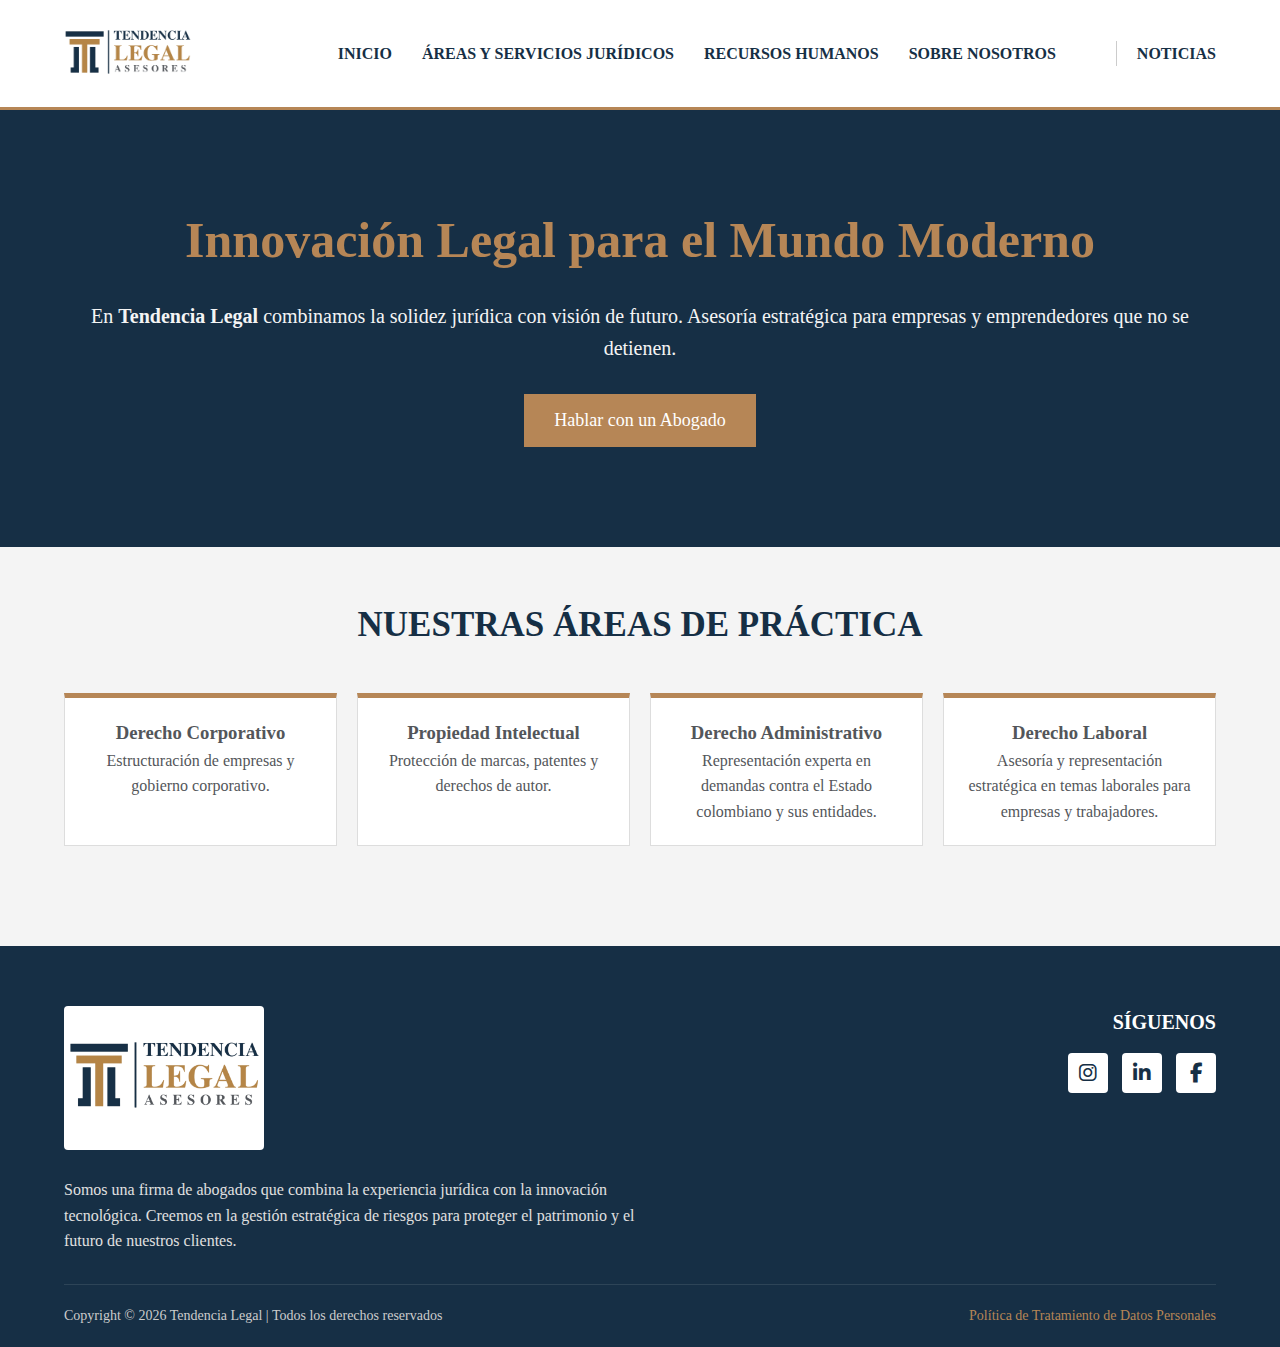
<file: index.html>
<!DOCTYPE html>
<html lang="es">
<head>
    <meta charset="UTF-8">
    <meta name="viewport" content="width=device-width, initial-scale=1.0">
    <title>Tendencia Legal | Asesores</title>
    <link rel="stylesheet" href="styles.css">
    <link rel="stylesheet" href="https://cdnjs.cloudflare.com/ajax/libs/font-awesome/6.4.0/css/all.min.css">
</head>
<body>

    <header>
        <div class="container">
            <div class="logo">
                <a href="index.html"><img src="logo.png" alt="Logo Tendencia Legal"></a>
            </div>
            <nav>
                <ul>
                    <li><a href="index.html">Inicio</a></li>
                    <li><a href="#" class="dropdown-toggle">Áreas y Servicios jurídicos</a>
                    <ul class="dropdown-menu">
                        <li><a href="#">Derecho Civil y de familia</a></li>
                        <li><a href="#">Derecho laboral</a></li>
                        <li><a href="#">Derecho comercial</a></li>
                        <li><a href="#">Derecho estatal y administrativo</a></li>
                    </ul>
                    </li>
                    <li><a href="index.html">Recursos humanos</a></li>
                    <li><a href="index.html">Sobre nosotros</a></li>
                    <li><a href="index.html">Noticias</a></li>

                </ul>
            </nav>
        </div>
    </header>

    <section class="hero">
        <div class="container">
            <h1>Innovación Legal para el Mundo Moderno</h1>
            <p>
                En <strong>Tendencia Legal</strong> combinamos la solidez jurídica con visión de futuro. 
                Asesoría estratégica para empresas y emprendedores que no se detienen.
            </p>
            <a href="https://wa.me/573218310550?text=Hola,%20me%20interesa%20una%20asesoría%20con%20Tendencia%20Legal" class="btn-primary" target="_blank">
                Hablar con un Abogado
            </a>
        </div>
    </section>

    <section class="services">
        <div class="container">
            <h2>Nuestras Áreas de Práctica</h2>
            <div class="service-grid">
                <div class="card">
                    <h3>Derecho Corporativo</h3>
                    <p>Estructuración de empresas y gobierno corporativo.</p>
                </div>
                <div class="card">
                    <h3>Propiedad Intelectual</h3>
                    <p>Protección de marcas, patentes y derechos de autor.</p>
                </div>
                <div class="card">
                    <h3>Derecho Administrativo</h3>
                    <p>Representación experta en demandas contra el Estado colombiano y sus entidades.</p>
                </div>
                <div class="card">
                    <h3>Derecho Laboral</h3>
                    <p>Asesoría y representación estratégica en temas laborales para empresas y trabajadores.</p>
                </div>
            </div>
        </div>
    </section>
    <script>
        window.addEventListener("scroll", function(){
            var header = document.querySelector("header");
            /* Cuando bajamos más de 0px, activamos la clase 'abajo' */
            header.classList.toggle("abajo", window.scrollY > 0);
        });
    </script>
<footer>
        <div class="container">
            
            <div class="footer-content">
                
                <div class="footer-info">
                    <img src="logo.png" alt="Logo Tendencia Legal" class="footer-logo">
                    <p>
                        Somos una firma de abogados que combina la experiencia jurídica con la innovación tecnológica. 
                        Creemos en la gestión estratégica de riesgos para proteger el patrimonio y el futuro de nuestros clientes.
                    </p>
                </div>

                <div class="footer-social">
                    <h3>SÍGUENOS</h3>
                    <div class="social-icons">
                        <a href="https://www.instagram.com/tendencialegal1?igsh=MWl1eGc2a2phaTg2eA==" target="_blank">
                            <i class="fab fa-instagram"></i>
                        </a>
                        <a href="https://www.linkedin.com/company/tendencialegal" target="_blank">
                            <i class="fab fa-linkedin-in"></i>
                        </a>
                        <a href="https://www.facebook.com/profile.php?id=61577968206715" target="_blank">
                            <i class="fab fa-facebook-f"></i>
                        </a>
                    </div>
                </div>

            </div>

            <hr>

            <div class="footer-bottom">
                <p>Copyright © 2026 Tendencia Legal | Todos los derechos reservados</p>
                <a href="#">Política de Tratamiento de Datos Personales</a>
            </div>

        </div>
    </footer>   
</body>
</html>
</file>
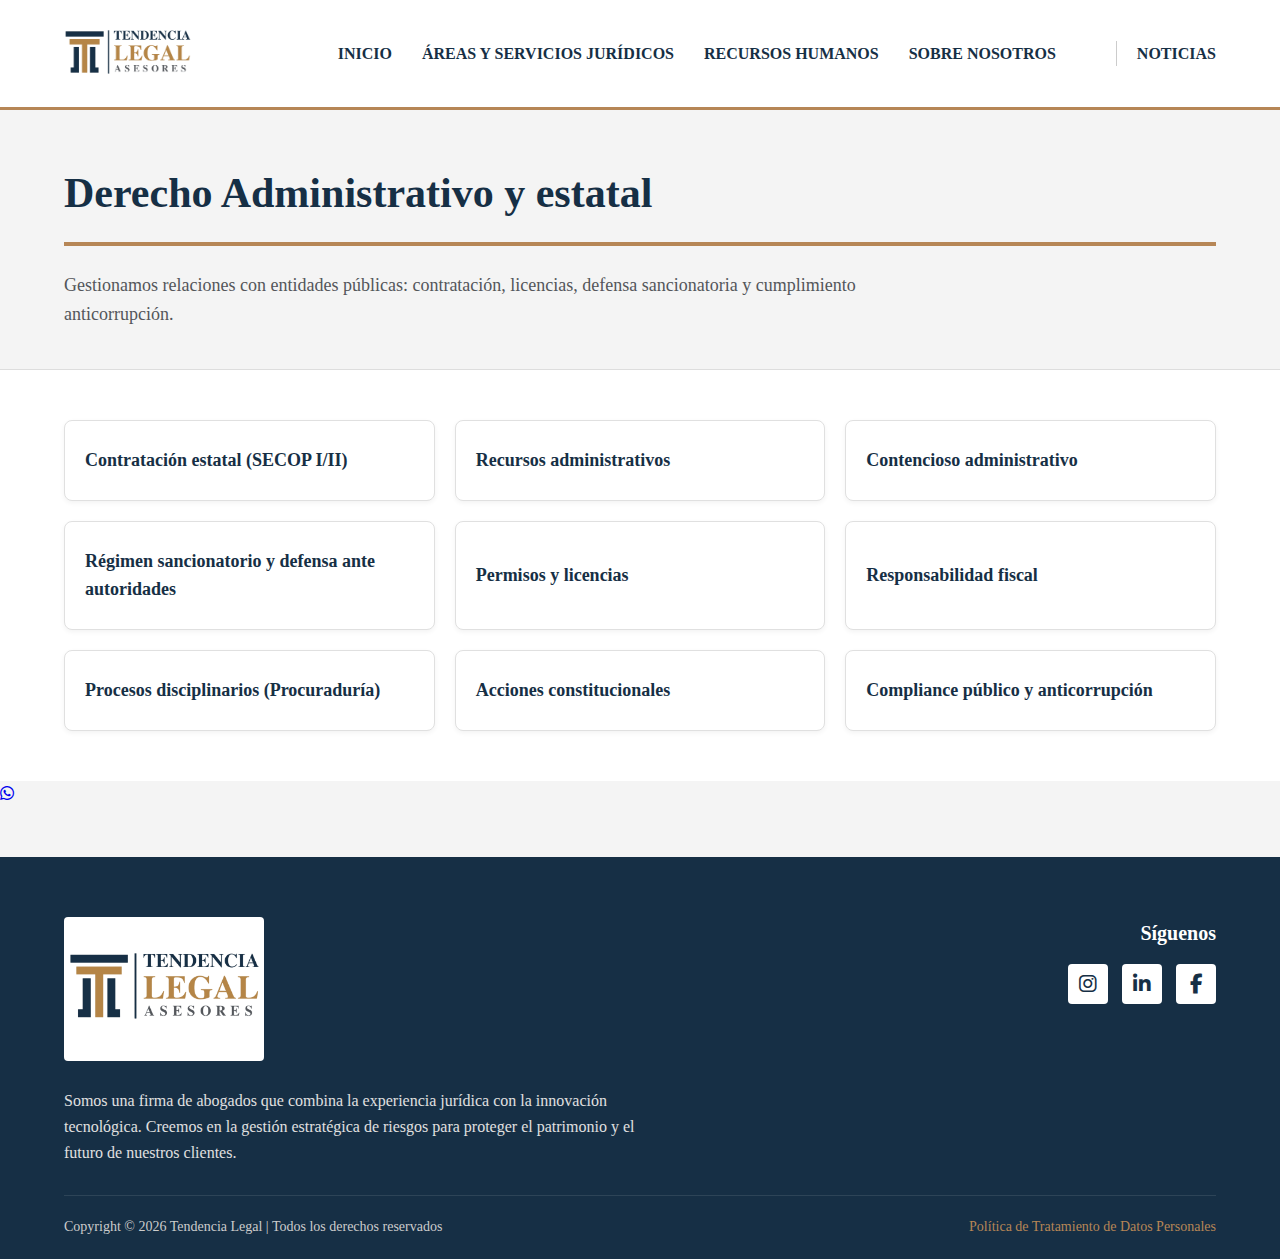
<file: derecho-administrativo.html>
<!DOCTYPE html>
<html lang="es">
<head>
    <meta charset="UTF-8">
    <meta name="viewport" content="width=device-width, initial-scale=1.0">
    <title>Derecho administrativo y estatal | Tendencia Legal</title>
    <link rel="icon" type="image/png" href="pilar.png">
    <link rel="stylesheet" href="styles.css">
    <link rel="stylesheet" href="https://cdnjs.cloudflare.com/ajax/libs/font-awesome/6.4.0/css/all.min.css">
</head>
<body>

    <header>
        <div class="container">
            <div class="logo">
                <a href="index.html"><img src="logo.png" alt="Logo Tendencia Legal"></a>
            </div>
            <nav>
                <ul>
                    <li><a href="index.html">Inicio</a></li>
                    <li><a href="#" class="dropdown-toggle">Áreas y servicios jurídicos</a>
                    <ul class="dropdown-menu">
                        <li><a href="derecho-civil.html">Derecho civil y de familia</a></li>
                        <li><a href="derecho-laboral.html">Derecho laboral</a></li>
                        <li><a href="derecho-comercial.html">Derecho comercial</a></li>
                        <li><a href="derecho-administrativo.html" class="active">Derecho estatal y administrativo</a></li>
                    </ul>
                    </li>
                    <li><a href="recursos-humanos.html">Recursos humanos</a></li>
                    <li><a href="sobre-nosotros.html">Sobre nosotros</a></li>
                    <li><a href="index.html">Noticias</a></li>
                </ul>
            </nav>
        </div>
    </header>

    <section class="page-header">
        <div class="container">
            <h1>Derecho Administrativo y estatal</h1>
            <p>Gestionamos relaciones con entidades públicas: contratación, licencias, defensa sancionatoria y cumplimiento anticorrupción.</p>
        </div>
    </section>

    <section class="services-list-section">
        <div class="container">
            <div class="services-grid">
                <div class="service-item">Contratación estatal (SECOP I/II)</div>
                <div class="service-item">Recursos administrativos</div>
                <div class="service-item">Contencioso administrativo</div>
                
                <div class="service-item">Régimen sancionatorio y defensa ante autoridades</div>
                <div class="service-item">Permisos y licencias</div>
                <div class="service-item">Responsabilidad fiscal</div>

                <div class="service-item">Procesos disciplinarios (Procuraduría)</div>
                <div class="service-item">Acciones constitucionales</div>
                <div class="service-item">Compliance público y anticorrupción</div>
            </div>
        </div>
    </section>

    <script>
        window.addEventListener("scroll", function(){
            var header = document.querySelector("header");
            header.classList.toggle("abajo", window.scrollY > 0);
        });
    </script>
    <a href="https://wa.me/573218310550?text=Hola,%20me%20interesa%20una%20asesoría%20con%20Tendencia%20Legal" class="btn-wsp" target="_blank">
        <i class="fab fa-whatsapp"></i>
    </a>

    <footer>
        <div class="container">
            <div class="footer-content">
                <div class="footer-info">
                    <img src="logo.png" alt="Logo Tendencia Legal" class="footer-logo">
                    <p>
                        Somos una firma de abogados que combina la experiencia jurídica con la innovación tecnológica. 
                        Creemos en la gestión estratégica de riesgos para proteger el patrimonio y el futuro de nuestros clientes.
                    </p>
                </div>
                <div class="footer-social">
                    <h3>Síguenos</h3>
                    <div class="social-icons">
                        <a href="https://www.instagram.com/tendencialegal1?igsh=MWl1eGc2a2phaTg2eA==" target="_blank"><i class="fab fa-instagram"></i></a>
                        <a href="https://www.linkedin.com/company/tendencialegal" target="_blank"><i class="fab fa-linkedin-in"></i></a>
                        <a href="https://www.facebook.com/profile.php?id=61577968206715" target="_blank"><i class="fab fa-facebook-f"></i></a>
                    </div>
                </div>
            </div>
            <hr>
            <div class="footer-bottom">
                <p>Copyright © 2026 Tendencia Legal | Todos los derechos reservados</p>
                <a href="#">Política de Tratamiento de Datos Personales</a>
            </div>
        </div>
    </footer>   
</body>
</html>
</file>
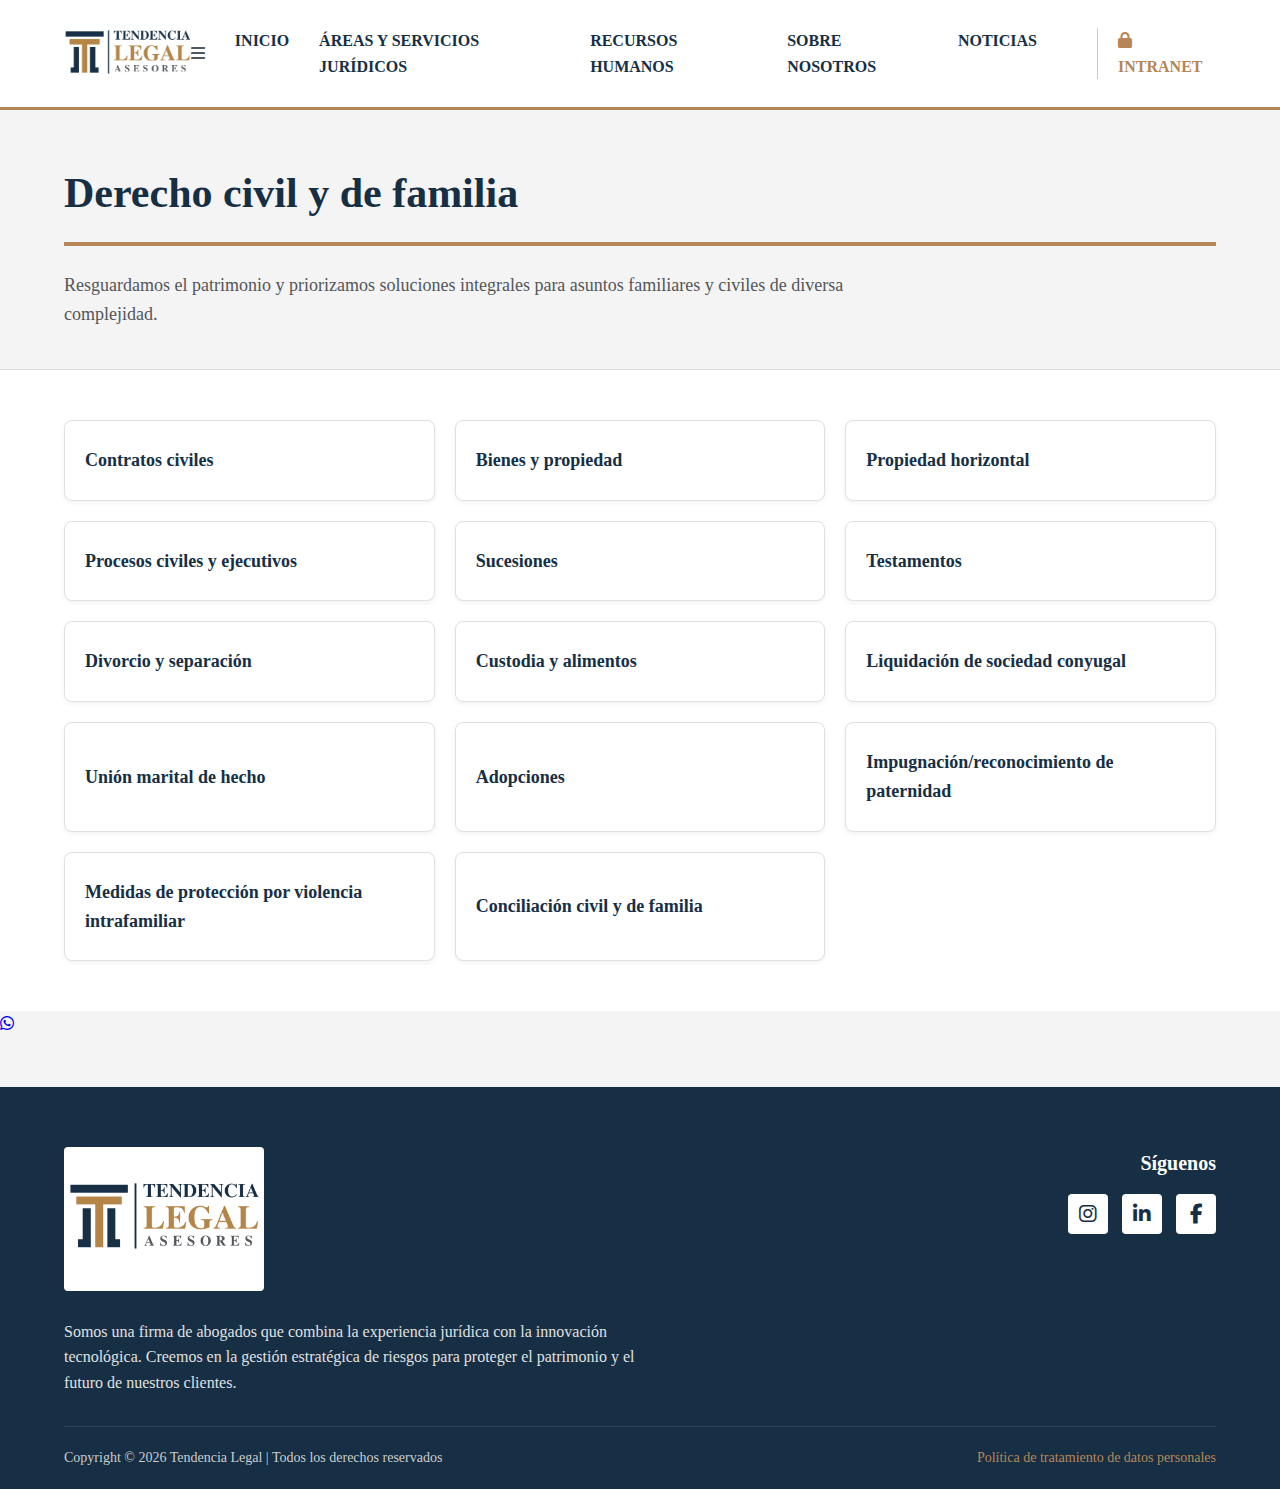
<file: derecho-civil.html>
<!DOCTYPE html>
<html lang="es">
<head>
    <meta charset="UTF-8">
    <meta name="viewport" content="width=device-width, initial-scale=1.0">
    <title>Derecho civil y familia | Tendencia Legal</title>
    <link rel="icon" type="image/png" href="pilar.png">
    <link rel="stylesheet" href="styles.css">
    <link rel="stylesheet" href="https://cdnjs.cloudflare.com/ajax/libs/font-awesome/6.4.0/css/all.min.css">
</head>
<body>

    <header>
        <div class="container">
            <div class="logo">
                <a href="index.html"><img src="logo.png" alt="Logo Tendencia Legal"></a>
            </div>
            
            <div class="menu-toggle" onclick="toggleMenu()">
               <i class="fas fa-bars"></i>
            </div>
            <nav>
                <ul>
                    <li><a href="index.html">Inicio</a></li>
                    
                    <li><a href="index.html#areas-practica" class="dropdown-toggle">Áreas y servicios jurídicos</a>
                    <ul class="dropdown-menu">
                        <li><a href="derecho-civil.html">Derecho civil y de familia</a></li>
                        <li><a href="derecho-laboral.html">Derecho laboral</a></li>
                        <li><a href="derecho-comercial.html">Derecho comercial</a></li>
                        <li><a href="derecho-administrativo.html">Derecho estatal y administrativo</a></li>
                    </ul>
                    </li>
                    
                    <li><a href="recursos-humanos.html">Recursos humanos</a></li>
                    <li><a href="sobre-nosotros.html">Sobre nosotros</a></li>
                    <li><a href="noticias.html">Noticias</a></li>

                    <li>
                        <a href="login.html" style="color: #B68656; font-weight: bold;">
                            <i class="fas fa-lock"></i> Intranet
                        </a>
                    </li>
                </ul>
            </nav>
        </div>
    </header>

    <section class="page-header">
        <div class="container">
            <h1>Derecho civil y de familia</h1>
            <p>Resguardamos el patrimonio y priorizamos soluciones integrales para asuntos familiares y civiles de diversa complejidad.</p>
        </div>
    </section>

    <section class="services-list-section">
        <div class="container">
            <div class="services-grid">
                <div class="service-item">Contratos civiles</div>
                <div class="service-item">Bienes y propiedad</div>
                <div class="service-item">Propiedad horizontal</div>
                
                <div class="service-item">Procesos civiles y ejecutivos</div>
                <div class="service-item">Sucesiones</div>
                <div class="service-item">Testamentos</div>

                <div class="service-item">Divorcio y separación</div>
                <div class="service-item">Custodia y alimentos</div>
                <div class="service-item">Liquidación de sociedad conyugal</div>

                <div class="service-item">Unión marital de hecho</div>
                <div class="service-item">Adopciones</div>
                <div class="service-item">Impugnación/reconocimiento de paternidad</div>

                <div class="service-item">Medidas de protección por violencia intrafamiliar</div>
                <div class="service-item">Conciliación civil y de familia</div>
                </div>
        </div>
    </section>

    <script>
        window.addEventListener("scroll", function(){
            var header = document.querySelector("header");
            header.classList.toggle("abajo", window.scrollY > 0);
        });
    </script>
    <a href="https://wa.me/573218310550?text=Hola,%20me%20interesa%20una%20asesoría%20con%20Tendencia%20Legal" class="btn-wsp" target="_blank">
        <i class="fab fa-whatsapp"></i>
    </a>

    <footer>
        <div class="container">
            <div class="footer-content">
                <div class="footer-info">
                    <img src="logo.png" alt="Logo Tendencia Legal" class="footer-logo">
                    <p>
                        Somos una firma de abogados que combina la experiencia jurídica con la innovación tecnológica. 
                        Creemos en la gestión estratégica de riesgos para proteger el patrimonio y el futuro de nuestros clientes.
                    </p>
                </div>
                <div class="footer-social">
                    <h3>Síguenos</h3>
                    <div class="social-icons">
                        <a href="https://www.instagram.com/tendencialegal1?igsh=MWl1eGc2a2phaTg2eA==" target="_blank"><i class="fab fa-instagram"></i></a>
                        <a href="https://www.linkedin.com/company/tendencialegal" target="_blank"><i class="fab fa-linkedin-in"></i></a>
                        <a href="https://www.facebook.com/profile.php?id=61577968206715" target="_blank"><i class="fab fa-facebook-f"></i></a>
                    </div>
                </div>
            </div>
            <hr>
            <div class="footer-bottom">
                <p>Copyright © 2026 Tendencia Legal | Todos los derechos reservados</p>
                <a href="politica-datos.html">Política de tratamiento de datos personales</a>
            </div>
        </div>
    </footer>
    <script>
        // FUNCIÓN PARA ABRIR/CERRAR MENÚ EN MÓVIL
        function toggleMenu() {
            var menu = document.querySelector("header nav");
            menu.classList.toggle("desplegado");
        }
    </script>
</body>
</html>
</file>
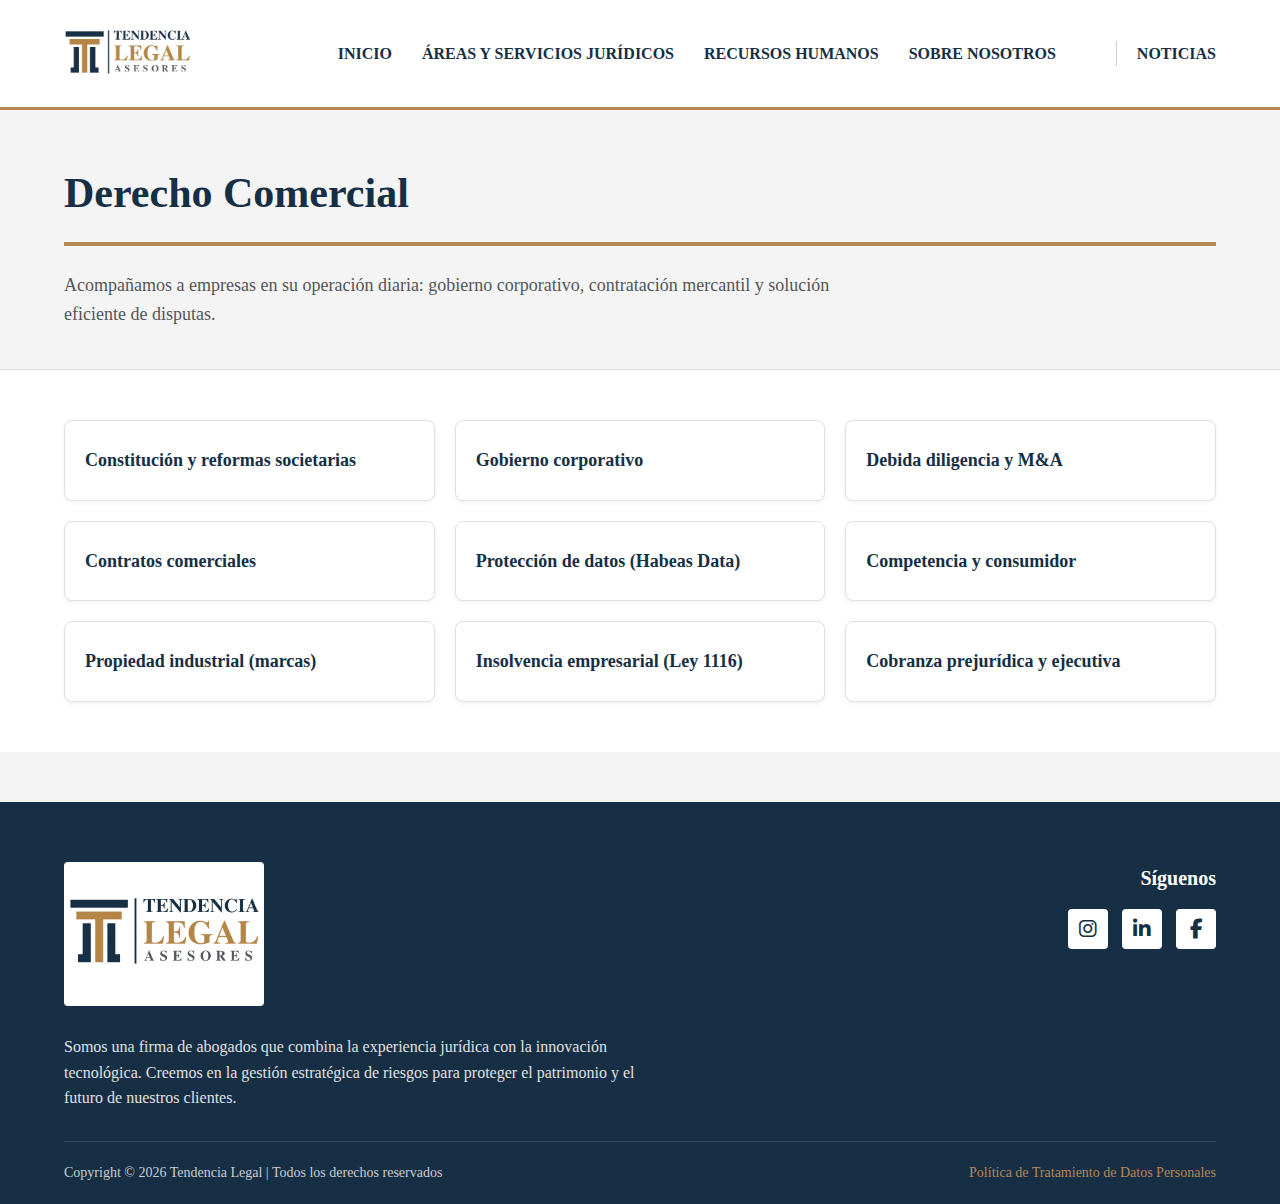
<file: derecho-comercial.html>
<!DOCTYPE html>
<html lang="es">
<head>
    <meta charset="UTF-8">
    <meta name="viewport" content="width=device-width, initial-scale=1.0">
    <title>Derecho Comercial | Tendencia Legal</title>
    <link rel="stylesheet" href="styles.css">
    <link rel="stylesheet" href="https://cdnjs.cloudflare.com/ajax/libs/font-awesome/6.4.0/css/all.min.css">
</head>
<body>

    <header>
        <div class="container">
            <div class="logo">
                <a href="index.html"><img src="logo.png" alt="Logo Tendencia Legal"></a>
            </div>
            <nav>
                <ul>
                    <li><a href="index.html">Inicio</a></li>
                    <li><a href="#" class="dropdown-toggle">Áreas y Servicios jurídicos</a>
                    <ul class="dropdown-menu">
                        <li><a href="derecho-civil.html">Derecho Civil y de familia</a></li>
                        <li><a href="derecho-laboral.html">Derecho laboral</a></li>
                        <li><a href="derecho-comercial.html" class="active">Derecho comercial</a>
                        </li> <li><a href="derecho-administrativo.html">Derecho estatal y administrativo</a></li>
                    </ul>
                    </li>
                    <li><a href="index.html">Recursos humanos</a></li>
                    <li><a href="sobre-nosotros.html">Sobre nosotros</a></li>
                    <li><a href="index.html">Noticias</a></li>
                </ul>
            </nav>
        </div>
    </header>

    <section class="page-header">
        <div class="container">
            <h1>Derecho Comercial</h1>
            <p>Acompañamos a empresas en su operación diaria: gobierno corporativo, contratación mercantil y solución eficiente de disputas.</p>
        </div>
    </section>

    <section class="services-list-section">
        <div class="container">
            <div class="services-grid">
                <div class="service-item">Constitución y reformas societarias</div>
                <div class="service-item">Gobierno corporativo</div>
                <div class="service-item">Debida diligencia y M&A</div>
                
                <div class="service-item">Contratos comerciales</div>
                <div class="service-item">Protección de datos (Habeas Data)</div>
                <div class="service-item">Competencia y consumidor</div>

                <div class="service-item">Propiedad industrial (marcas)</div>
                <div class="service-item">Insolvencia empresarial (Ley 1116)</div>
                <div class="service-item">Cobranza prejurídica y ejecutiva</div>
            </div>
        </div>
    </section>

    <script>
        window.addEventListener("scroll", function(){
            var header = document.querySelector("header");
            header.classList.toggle("abajo", window.scrollY > 0);
        });
    </script>

    <footer>
        <div class="container">
            <div class="footer-content">
                <div class="footer-info">
                    <img src="logo.png" alt="Logo Tendencia Legal" class="footer-logo">
                    <p>
                        Somos una firma de abogados que combina la experiencia jurídica con la innovación tecnológica. 
                        Creemos en la gestión estratégica de riesgos para proteger el patrimonio y el futuro de nuestros clientes.
                    </p>
                </div>
                <div class="footer-social">
                    <h3>Síguenos</h3>
                    <div class="social-icons">
                        <a href="https://www.instagram.com/tendencialegal1?igsh=MWl1eGc2a2phaTg2eA==" target="_blank"><i class="fab fa-instagram"></i></a>
                        <a href="https://www.linkedin.com/company/tendencialegal" target="_blank"><i class="fab fa-linkedin-in"></i></a>
                        <a href="https://www.facebook.com/profile.php?id=61577968206715" target="_blank"><i class="fab fa-facebook-f"></i></a>
                    </div>
                </div>
            </div>
            <hr>
            <div class="footer-bottom">
                <p>Copyright © 2026 Tendencia Legal | Todos los derechos reservados</p>
                <a href="#">Política de Tratamiento de Datos Personales</a>
            </div>
        </div>
    </footer>   
</body>
</html>
</file>
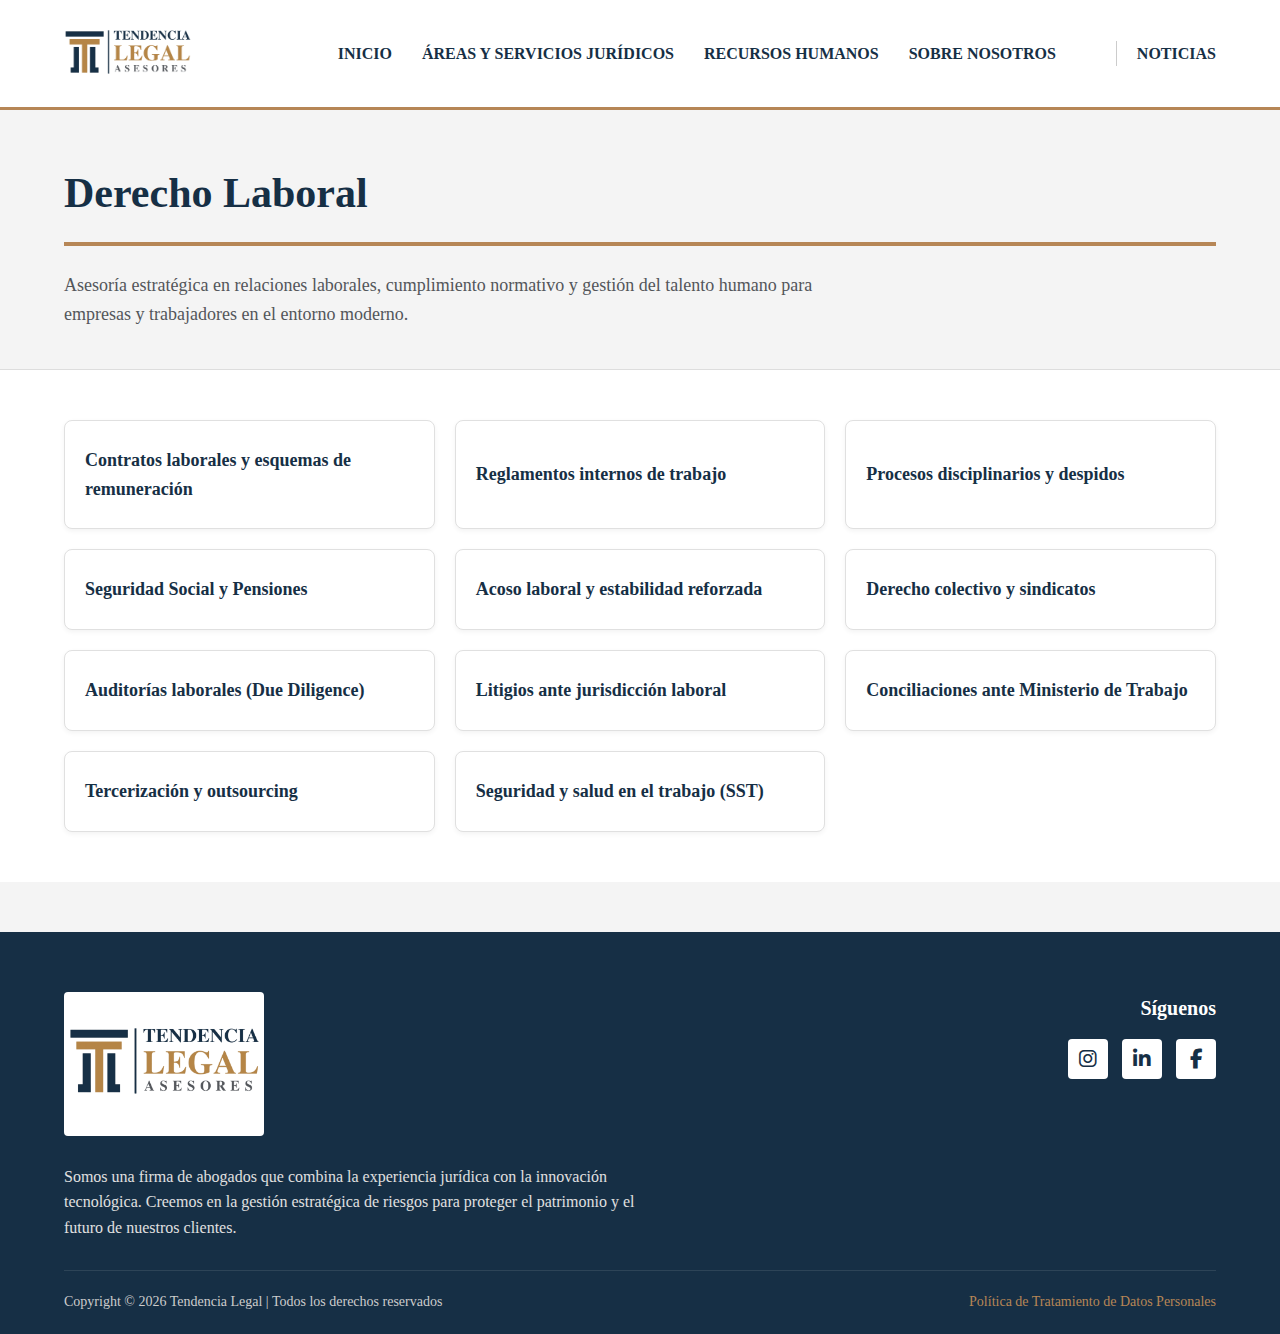
<file: derecho-laboral.html>
<!DOCTYPE html>
<html lang="es">
<head>
    <meta charset="UTF-8">
    <meta name="viewport" content="width=device-width, initial-scale=1.5">
    <title>Derecho Laboral | Tendencia Legal</title>
    <link rel="icon" type="image/png" href="pilar.png">
    <link rel="stylesheet" href="styles.css">
    <link rel="stylesheet" href="https://cdnjs.cloudflare.com/ajax/libs/font-awesome/6.4.0/css/all.min.css">
</head>
<body>

    <header>
        <div class="container">
            <div class="logo">
                <a href="index.html"><img src="logo.png" alt="Logo Tendencia Legal"></a>
            </div>
            <nav>
                <ul>
                    <li><a href="index.html">Inicio</a></li>
                    <li><a href="#" class="dropdown-toggle">Áreas y Servicios jurídicos</a>
                    <ul class="dropdown-menu">
                        <li><a href="derecho-civil.html">Derecho Civil y de familia</a></li>
                        <li><a href="derecho-laboral.html" class="active">Derecho laboral</a></li> 
                        <li><a href="derecho-comercial.html">Derecho comercial</a></li>
                        <li><a href="derecho-administrativo.html">Derecho estatal y administrativo</a></li>
                    </ul>
                    </li>
                    <li><a href="recursos-humanos.html">Recursos humanos</a></li>
                    <li><a href="sobre-nosotros.html">Sobre nosotros</a></li>
                    <li><a href="index.html">Noticias</a></li>
                </ul>
            </nav>
        </div>
    </header>

    <section class="page-header">
        <div class="container">
            <h1>Derecho Laboral</h1>
            <p>Asesoría estratégica en relaciones laborales, cumplimiento normativo y gestión del talento humano para empresas y trabajadores en el entorno moderno.</p>
        </div>
    </section>

    <section class="services-list-section">
        <div class="container">
            <div class="services-grid">
                <div class="service-item">Contratos laborales y esquemas de remuneración</div>
                <div class="service-item">Reglamentos internos de trabajo</div>
                <div class="service-item">Procesos disciplinarios y despidos</div>
                
                <div class="service-item">Seguridad Social y Pensiones</div>
                <div class="service-item">Acoso laboral y estabilidad reforzada</div>
                <div class="service-item">Derecho colectivo y sindicatos</div>

                <div class="service-item">Auditorías laborales (Due Diligence)</div>
                <div class="service-item">Litigios ante jurisdicción laboral</div>
                <div class="service-item">Conciliaciones ante Ministerio de Trabajo</div>

                <div class="service-item">Tercerización y outsourcing</div>
                <div class="service-item">Seguridad y salud en el trabajo (SST)</div>
                </div>
        </div>
    </section>

    <script>
        window.addEventListener("scroll", function(){
            var header = document.querySelector("header");
            header.classList.toggle("abajo", window.scrollY > 0);
        });
    </script>

    <footer>
        <div class="container">
            <div class="footer-content">
                <div class="footer-info">
                    <img src="logo.png" alt="Logo Tendencia Legal" class="footer-logo">
                    <p>
                        Somos una firma de abogados que combina la experiencia jurídica con la innovación tecnológica. 
                        Creemos en la gestión estratégica de riesgos para proteger el patrimonio y el futuro de nuestros clientes.
                    </p>
                </div>
                <div class="footer-social">
                    <h3>Síguenos</h3>
                    <div class="social-icons">
                        <a href="https://www.instagram.com/tendencialegal1?igsh=MWl1eGc2a2phaTg2eA==" target="_blank"><i class="fab fa-instagram"></i></a>
                        <a href="https://www.linkedin.com/company/tendencialegal" target="_blank"><i class="fab fa-linkedin-in"></i></a>
                        <a href="https://www.facebook.com/profile.php?id=61577968206715" target="_blank"><i class="fab fa-facebook-f"></i></a>
                    </div>
                </div>
            </div>
            <hr>
            <div class="footer-bottom">
                <p>Copyright © 2026 Tendencia Legal | Todos los derechos reservados</p>
                <a href="#">Política de Tratamiento de Datos Personales</a>
            </div>
        </div>
    </footer>   
</body>
</html>
</file>
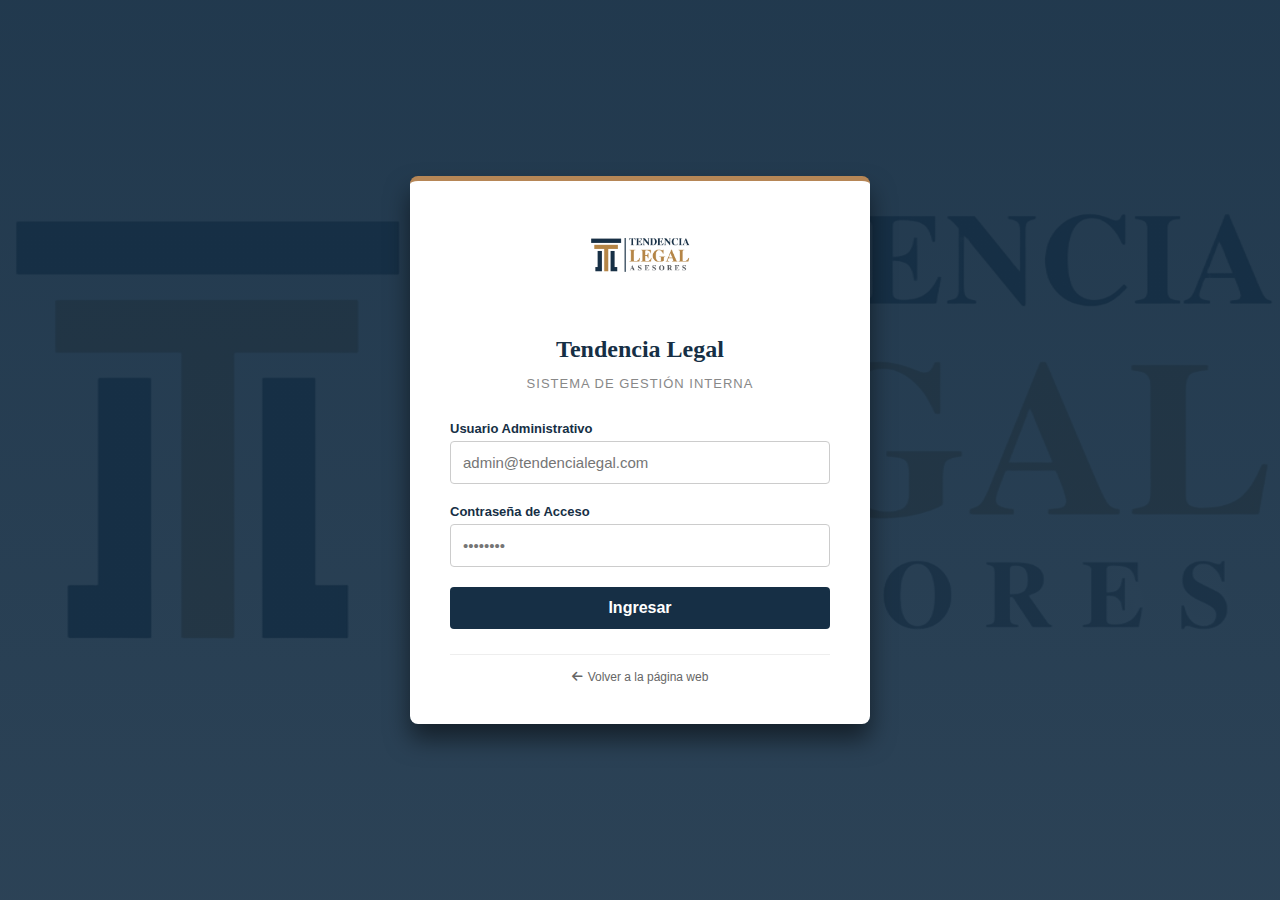
<file: login.html>
<!DOCTYPE html>
<html lang="es">
<head>
    <meta charset="UTF-8">
    <meta name="viewport" content="width=device-width, initial-scale=1.0">
    <title>Acceso Interno | Tendencia Legal</title>
    <link rel="icon" type="image/png" href="pilar.png">
    <link rel="stylesheet" href="https://cdnjs.cloudflare.com/ajax/libs/font-awesome/6.4.0/css/all.min.css">
    <style>
        body {
            margin: 0;
            padding: 0;
            font-family: 'Helvetica Neue', Helvetica, Arial, sans-serif;
            background-color: #f4f4f4;
            display: flex;
            justify-content: center;
            align-items: center;
            height: 100vh;
            background-image: linear-gradient(rgba(22, 47, 69, 0.95), rgba(22, 47, 69, 0.9)), url('logo.png');
            background-size: cover;
            background-position: center;
        }

        .login-container {
            background: white;
            padding: 40px;
            border-radius: 8px; /* Bordes un poco más rectos, más serio */
            box-shadow: 0 15px 25px rgba(0,0,0,0.5);
            width: 100%;
            max-width: 380px;
            text-align: center;
            border-top: 5px solid #B68656; /* El toque dorado arriba */
        }

        .login-logo {
            width: 100px;
            margin-bottom: 20px;
        }

        .login-container h2 {
            color: #162F45;
            margin-bottom: 5px;
            font-family: 'Times New Roman', serif;
            font-size: 24px;
        }

        .login-container p {
            color: #888;
            font-size: 13px;
            margin-bottom: 30px;
            text-transform: uppercase;
            letter-spacing: 1px;
        }

        .input-group {
            position: relative;
            margin-bottom: 20px;
            text-align: left;
        }

        .input-group label {
            display: block;
            margin-bottom: 5px;
            color: #162F45;
            font-size: 13px;
            font-weight: bold;
        }

        .input-group input {
            width: 100%;
            padding: 12px;
            border: 1px solid #ccc;
            border-radius: 4px;
            box-sizing: border-box;
            font-size: 15px;
            color: #333;
        }

        .input-group input:focus {
            border-color: #B68656;
            outline: none;
            box-shadow: 0 0 5px rgba(182, 134, 86, 0.3);
        }

        .btn-login {
            width: 100%;
            padding: 12px;
            background-color: #162F45;
            color: white;
            border: none;
            border-radius: 4px;
            font-size: 16px;
            cursor: pointer;
            transition: background 0.3s;
            font-weight: bold;
        }

        .btn-login:hover {
            background-color: #B68656;
        }

        .footer-login {
            margin-top: 25px;
            font-size: 12px;
            color: #aaa;
            border-top: 1px solid #eee;
            padding-top: 15px;
        }

        .error-msg {
            color: #c62828;
            font-size: 13px;
            margin-top: 10px;
            display: none;
        }
    </style>
</head>
<body>

    <div class="login-container">
        <img src="logo.png" alt="Logo Tendencia Legal" class="login-logo">
        <h2>Tendencia Legal</h2>
        <p>Sistema de Gestión Interna</p>

        <form id="loginForm">
            <div class="input-group">
                <label for="email">Usuario Administrativo</label>
                <input type="text" id="email" placeholder="admin@tendencialegal.com" required>
            </div>
            
            <div class="input-group">
                <label for="password">Contraseña de Acceso</label>
                <input type="password" id="password" placeholder="••••••••" required>
            </div>

            <button type="submit" class="btn-login">Ingresar</button>
            <p class="error-msg" id="errorMsg">Credenciales incorrectas</p>
        </form>

        <div class="footer-login">
            <a href="index.html" style="color: #666; text-decoration: none; display: flex; align-items: center; justify-content: center; gap: 5px;">
                <i class="fas fa-arrow-left"></i> Volver a la página web
            </a>
        </div>
    </div>

    <script>
        const loginForm = document.getElementById('loginForm');
        const passwordInput = document.getElementById('password');
        const errorMsg = document.getElementById('errorMsg');

        loginForm.addEventListener('submit', function(e) {
            e.preventDefault(); 
            const password = passwordInput.value;

            // VALIDACIÓN: Contraseña "admin2026"
            if (password === "admin2026") {
                window.location.href = "panel-interno.html"; 
            } else {
                errorMsg.style.display = "block";
                passwordInput.style.border = "1px solid #c62828";
            }
        });
    </script>

</body>
</html>
</file>
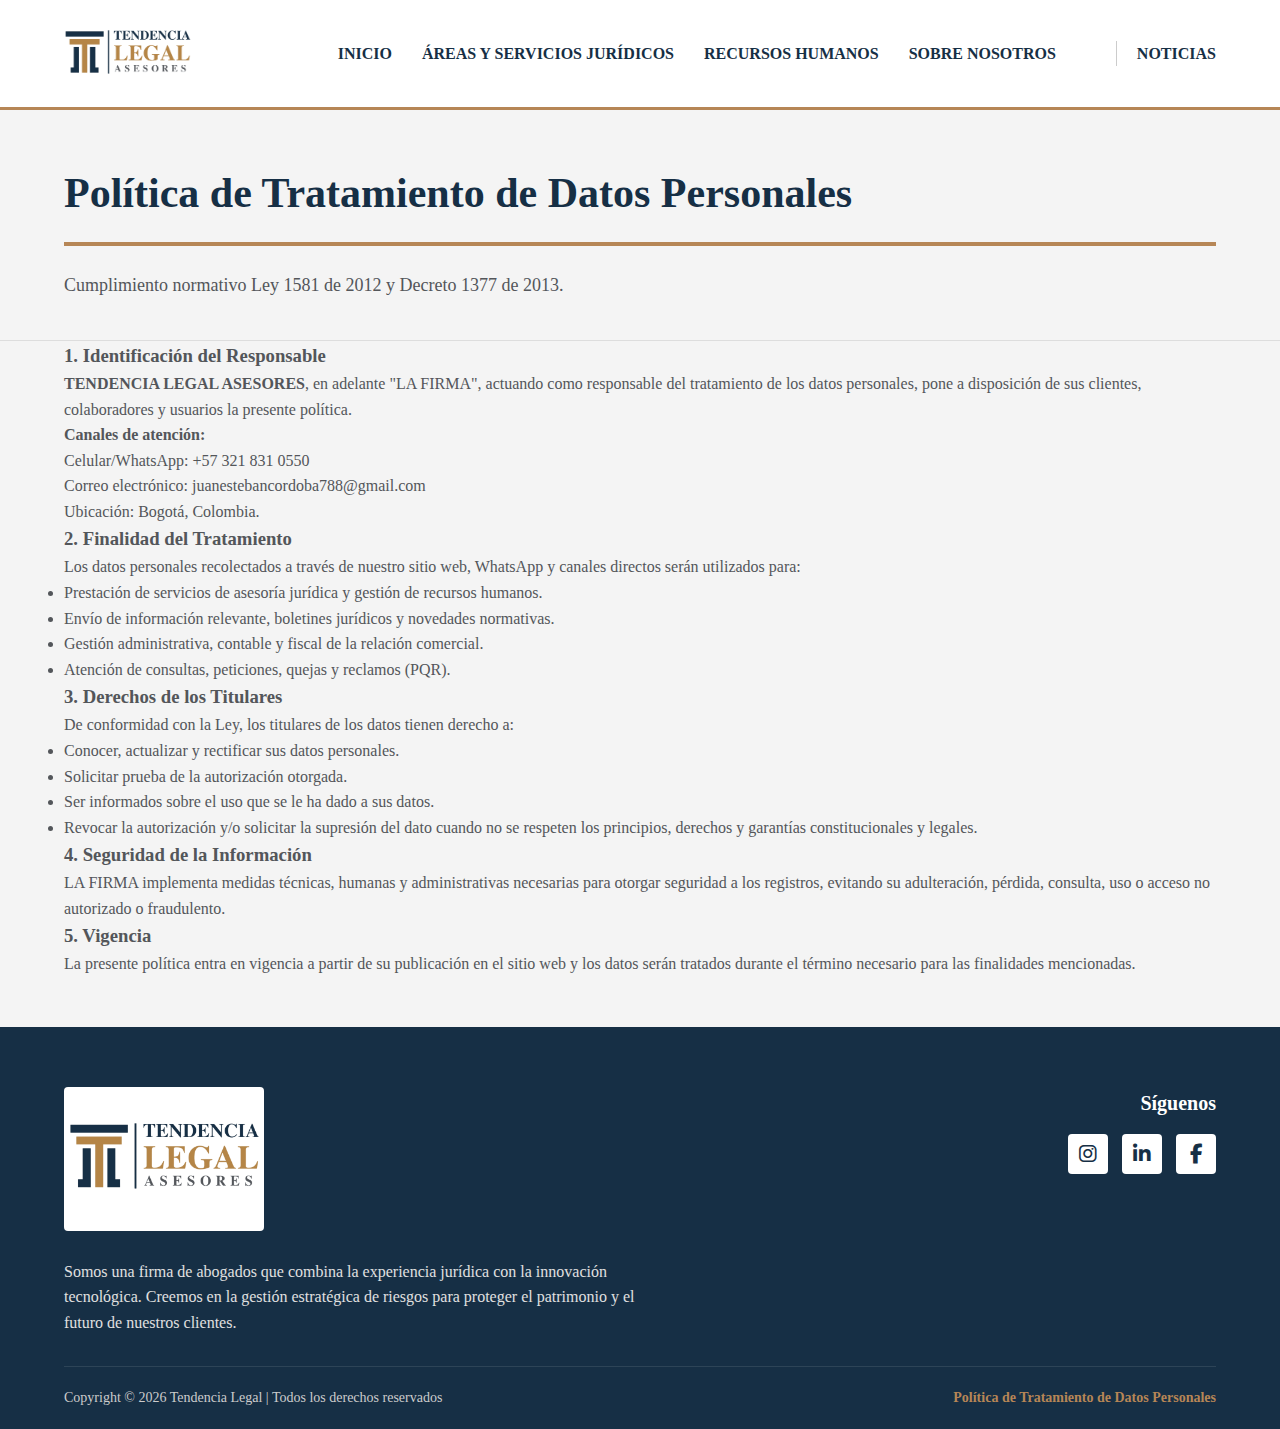
<file: politica-datos.html>
<!DOCTYPE html>
<html lang="es">
<head>
    <meta charset="UTF-8">
    <meta name="viewport" content="width=device-width, initial-scale=1.0">
    <title>Política de Datos | Tendencia Legal</title>
    <link rel="icon" type="image/png" href="pilar.png">
    <link rel="stylesheet" href="styles.css">
    <link rel="stylesheet" href="https://cdnjs.cloudflare.com/ajax/libs/font-awesome/6.4.0/css/all.min.css">
</head>
<body>

    <header>
        <div class="container">
            <div class="logo">
                <a href="index.html"><img src="logo.png" alt="Logo Tendencia Legal"></a>
            </div>
            <nav>
                <ul>
                    <li><a href="index.html">Inicio</a></li>
                    <li><a href="index.html#areas-practica">Áreas y servicios jurídicos</a></li>
                    <li><a href="recursos-humanos.html">Recursos humanos</a></li>
                    <li><a href="sobre-nosotros.html">Sobre nosotros</a></li>
                    <li><a href="index.html">Noticias</a></li>
                </ul>
            </nav>
        </div>
    </header>

    <section class="page-header">
        <div class="container">
            <h1>Política de Tratamiento de Datos Personales</h1>
            <p>Cumplimiento normativo Ley 1581 de 2012 y Decreto 1377 de 2013.</p>
        </div>
    </section>

    <section class="legal-text-section">
        <div class="container">
            <div class="legal-content">
                <h3>1. Identificación del Responsable</h3>
                <p><strong>TENDENCIA LEGAL ASESORES</strong>, en adelante "LA FIRMA", actuando como responsable del tratamiento de los datos personales, pone a disposición de sus clientes, colaboradores y usuarios la presente política.</p>
                <p><strong>Canales de atención:</strong><br>
                Celular/WhatsApp: +57 321 831 0550<br>
                Correo electrónico: juanestebancordoba788@gmail.com<br>
                Ubicación: Bogotá, Colombia.</p>

                <h3>2. Finalidad del Tratamiento</h3>
                <p>Los datos personales recolectados a través de nuestro sitio web, WhatsApp y canales directos serán utilizados para:</p>
                <ul>
                    <li>Prestación de servicios de asesoría jurídica y gestión de recursos humanos.</li>
                    <li>Envío de información relevante, boletines jurídicos y novedades normativas.</li>
                    <li>Gestión administrativa, contable y fiscal de la relación comercial.</li>
                    <li>Atención de consultas, peticiones, quejas y reclamos (PQR).</li>
                </ul>

                <h3>3. Derechos de los Titulares</h3>
                <p>De conformidad con la Ley, los titulares de los datos tienen derecho a:</p>
                <ul>
                    <li>Conocer, actualizar y rectificar sus datos personales.</li>
                    <li>Solicitar prueba de la autorización otorgada.</li>
                    <li>Ser informados sobre el uso que se le ha dado a sus datos.</li>
                    <li>Revocar la autorización y/o solicitar la supresión del dato cuando no se respeten los principios, derechos y garantías constitucionales y legales.</li>
                </ul>

                <h3>4. Seguridad de la Información</h3>
                <p>LA FIRMA implementa medidas técnicas, humanas y administrativas necesarias para otorgar seguridad a los registros, evitando su adulteración, pérdida, consulta, uso o acceso no autorizado o fraudulento.</p>

                <h3>5. Vigencia</h3>
                <p>La presente política entra en vigencia a partir de su publicación en el sitio web y los datos serán tratados durante el término necesario para las finalidades mencionadas.</p>
            </div>
        </div>
    </section>

    <footer>
        <div class="container">
            <div class="footer-content">
                <div class="footer-info">
                    <img src="logo.png" alt="Logo Tendencia Legal" class="footer-logo">
                    <p>
                        Somos una firma de abogados que combina la experiencia jurídica con la innovación tecnológica. 
                        Creemos en la gestión estratégica de riesgos para proteger el patrimonio y el futuro de nuestros clientes.
                    </p>
                </div>
                <div class="footer-social">
                    <h3>Síguenos</h3>
                    <div class="social-icons">
                        <a href="https://www.instagram.com/tendencialegal1?igsh=MWl1eGc2a2phaTg2eA==" target="_blank"><i class="fab fa-instagram"></i></a>
                        <a href="https://www.linkedin.com/company/tendencialegal" target="_blank"><i class="fab fa-linkedin-in"></i></a>
                        <a href="https://www.facebook.com/profile.php?id=61577968206715" target="_blank"><i class="fab fa-facebook-f"></i></a>
                    </div>
                </div>
            </div>
            <hr>
            <div class="footer-bottom">
                <p>Copyright © 2026 Tendencia Legal | Todos los derechos reservados</p>
                <a href="politica-datos.html" style="color: #B68656; font-weight: bold;">Política de Tratamiento de Datos Personales</a>
            </div>
        </div>
    </footer>   
</body>
</html>
</file>
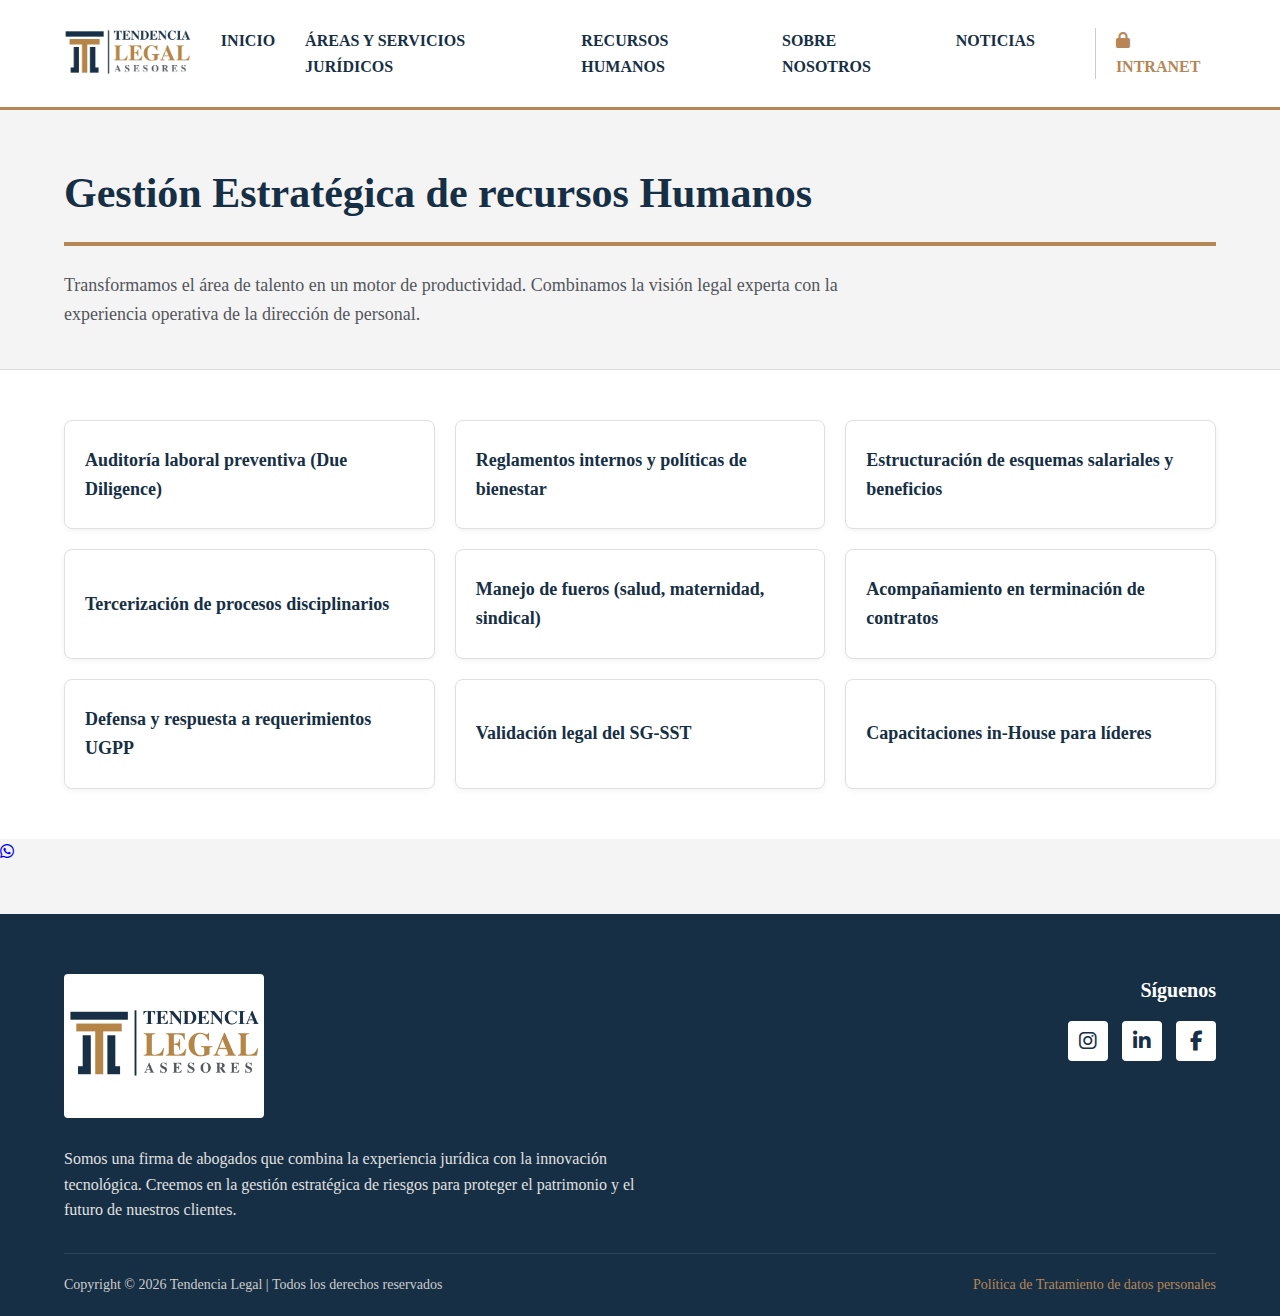
<file: recursos-humanos.html>
<!DOCTYPE html>
<html lang="es">
<head>
    <meta charset="UTF-8">
    <meta name="viewport" content="width=device-width, initial-scale=1.0">
    <title>Recursos Humanos | Tendencia Legal</title>
    <link rel="icon" type="image/png" href="pilar.png">
    <link rel="stylesheet" href="styles.css">
    <link rel="stylesheet" href="https://cdnjs.cloudflare.com/ajax/libs/font-awesome/6.4.0/css/all.min.css">
</head>
<body>

    <header>
        <div class="container">
            <div class="logo">
                <a href="index.html"><img src="logo.png" alt="Logo Tendencia Legal"></a>
            </div>
            <nav>
                <ul>
                    <li><a href="index.html">Inicio</a></li>
                    
                    <li><a href="index.html#areas-practica" class="dropdown-toggle">Áreas y servicios jurídicos</a>
                    <ul class="dropdown-menu">
                        <li><a href="derecho-civil.html">Derecho civil y de familia</a></li>
                        <li><a href="derecho-laboral.html">Derecho laboral</a></li>
                        <li><a href="derecho-comercial.html">Derecho comercial</a></li>
                        <li><a href="derecho-administrativo.html">Derecho estatal y administrativo</a></li>
                    </ul>
                    </li>
                    
                    <li><a href="recursos-humanos.html" class="active">Recursos humanos</a></li>
                    <li><a href="sobre-nosotros.html">Sobre nosotros</a></li>
                    <li><a href="noticias.html">Noticias</a></li>

                    <li>
                        <a href="login.html" style="color: #B68656; font-weight: bold;">
                            <i class="fas fa-lock"></i> Intranet
                        </a>
                    </li>
                </ul>
            </nav>
        </div>
    </header>
    <section class="page-header">
        <div class="container">
            <h1>Gestión Estratégica de recursos Humanos</h1>
            <p>Transformamos el área de talento en un motor de productividad. Combinamos la visión legal experta con la experiencia operativa de la dirección de personal.</p>
        </div>
    </section>

    <section class="services-list-section">
        <div class="container">
            <div class="services-grid">
                <div class="service-item">Auditoría laboral preventiva (Due Diligence)</div>
                <div class="service-item">Reglamentos internos y políticas de bienestar</div>
                <div class="service-item">Estructuración de esquemas salariales y beneficios</div>
                
                <div class="service-item">Tercerización de procesos disciplinarios</div>
                <div class="service-item">Manejo de fueros (salud, maternidad, sindical)</div>
                <div class="service-item">Acompañamiento en terminación de contratos</div>

                <div class="service-item">Defensa y respuesta a requerimientos UGPP</div>
                <div class="service-item">Validación legal del SG-SST</div>
                <div class="service-item">Capacitaciones in-House para líderes</div>
            </div>
        </div>
    </section>
    <a href="https://wa.me/573218310550?text=Hola,%20me%20interesa%20una%20asesoría%20con%20Tendencia%20Legal" class="btn-wsp" target="_blank">
        <i class="fab fa-whatsapp"></i>
    </a>

    <footer>
        <div class="container">
            <div class="footer-content">
                <div class="footer-info">
                    <img src="logo.png" alt="Logo Tendencia Legal" class="footer-logo">
                    <p>
                        Somos una firma de abogados que combina la experiencia jurídica con la innovación tecnológica. 
                        Creemos en la gestión estratégica de riesgos para proteger el patrimonio y el futuro de nuestros clientes.
                    </p>
                </div>
                <div class="footer-social">
                    <h3>Síguenos</h3>
                    <div class="social-icons">
                        <a href="https://www.instagram.com/tendencialegal1?igsh=MWl1eGc2a2phaTg2eA==" target="_blank"><i class="fab fa-instagram"></i></a>
                        <a href="https://www.linkedin.com/company/tendencialegal" target="_blank"><i class="fab fa-linkedin-in"></i></a>
                        <a href="https://www.facebook.com/profile.php?id=61577968206715" target="_blank"><i class="fab fa-facebook-f"></i></a>
                    </div>
                </div>
            </div>
            <hr>
            <div class="footer-bottom">
                <p>Copyright © 2026 Tendencia Legal | Todos los derechos reservados</p>
                <a href="politica-datos.html">Política de Tratamiento de datos personales</a>
            </div>
        </div>
    </footer>   

    <script>
        window.addEventListener("scroll", function(){
            var header = document.querySelector("header");
            header.classList.toggle("abajo", window.scrollY > 0);
        });
    </script>
</body>
</html>
</file>
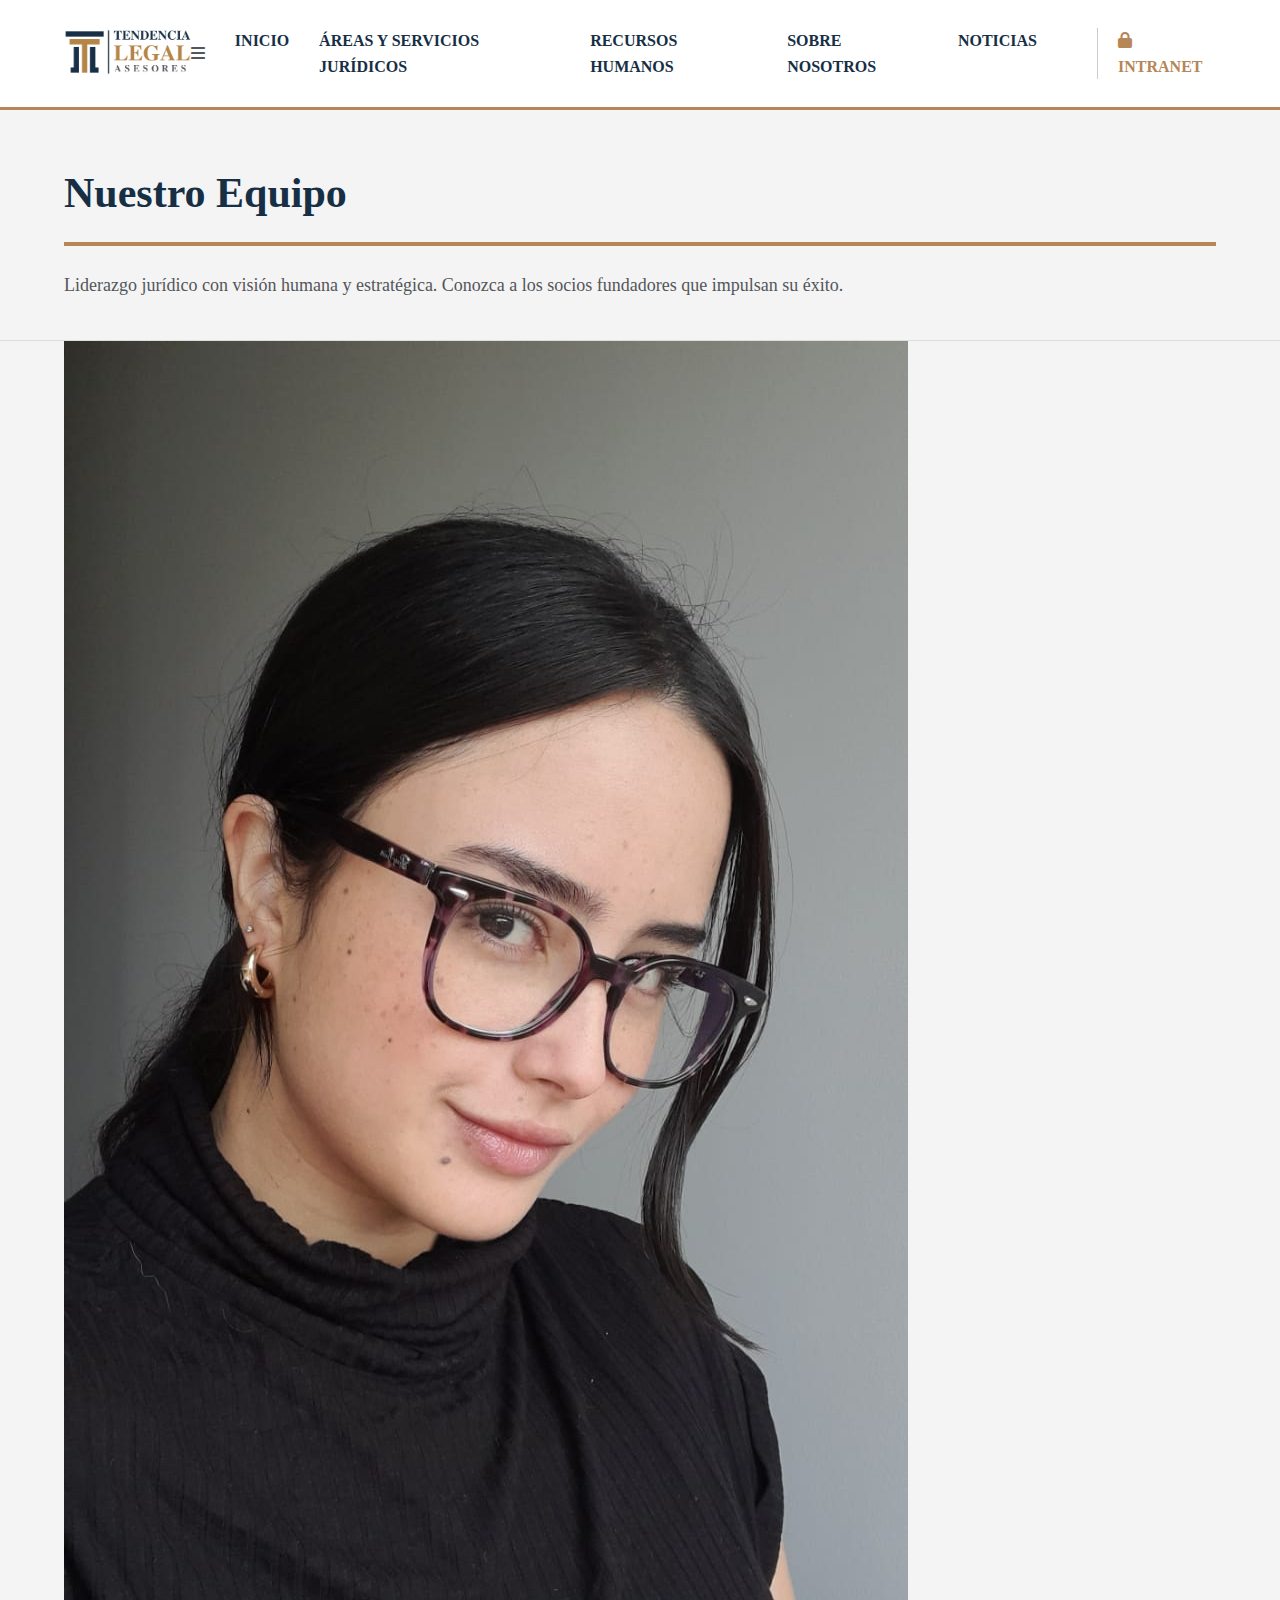
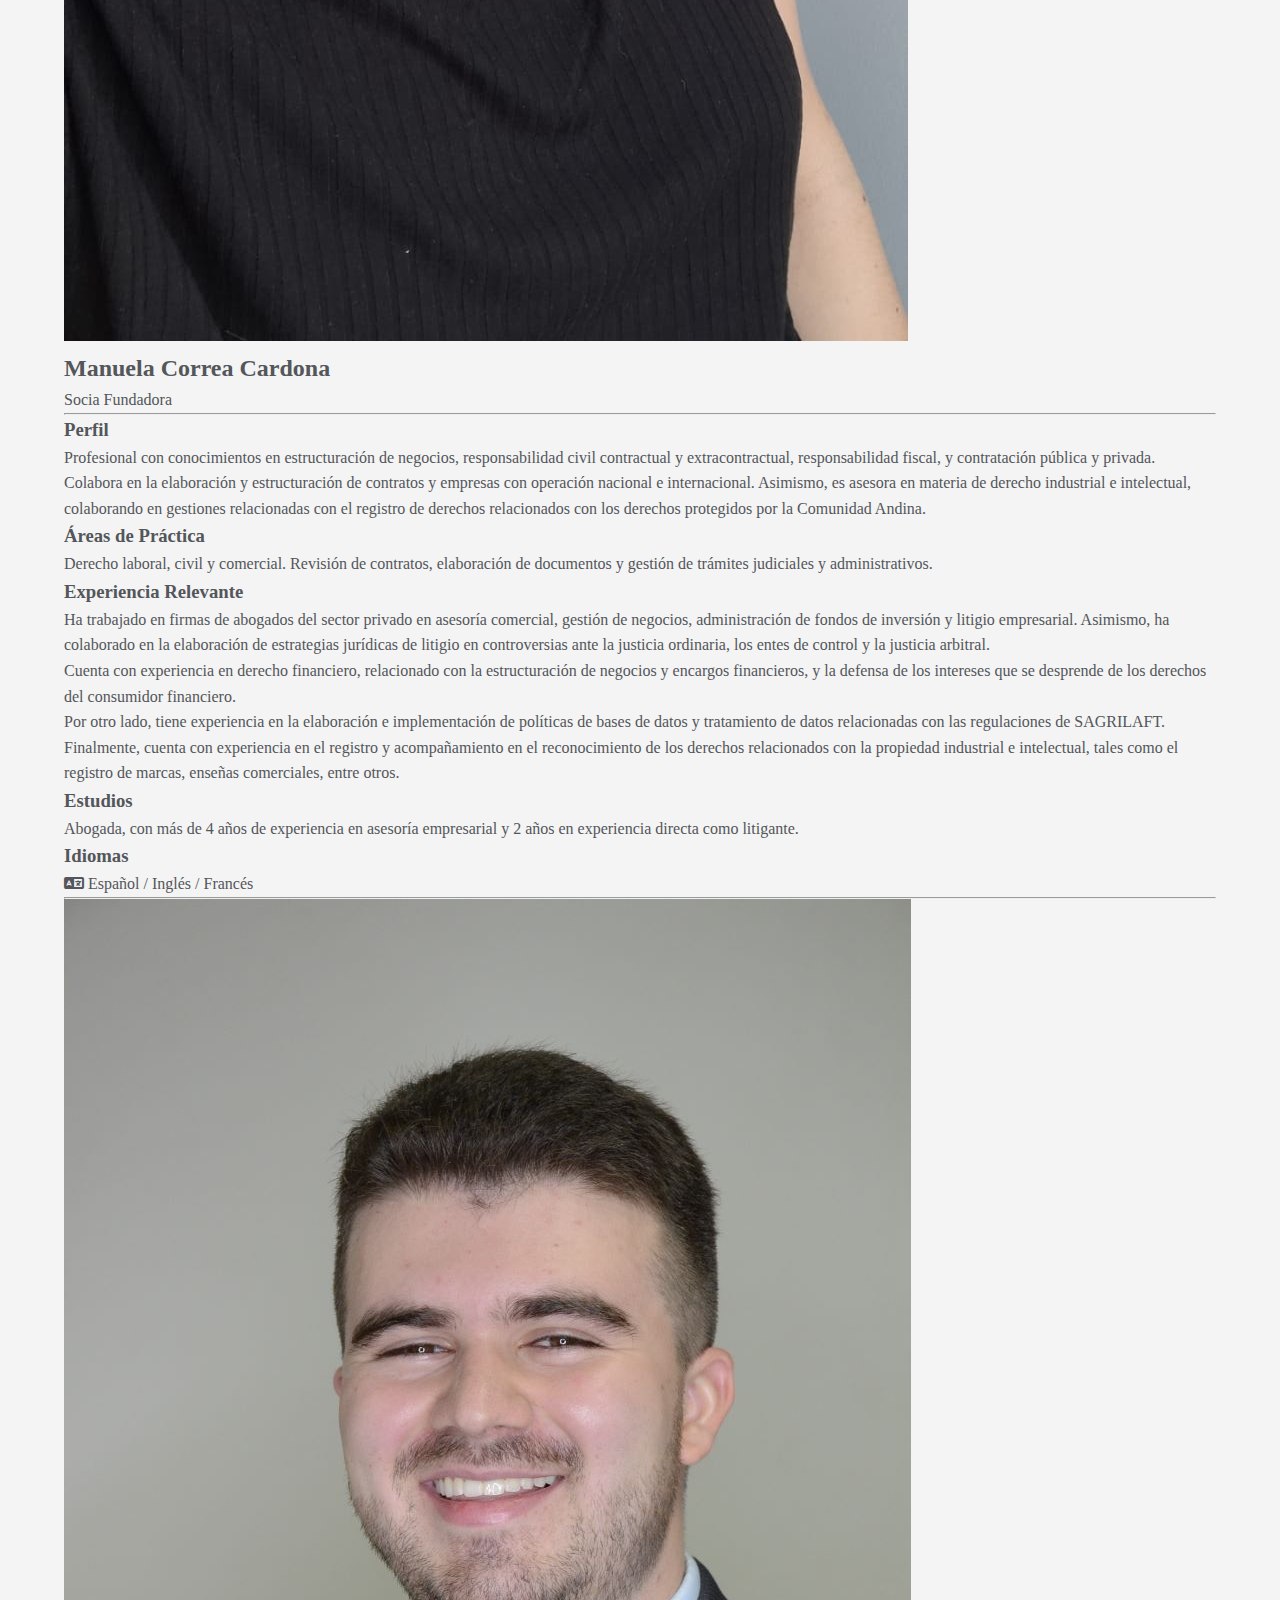
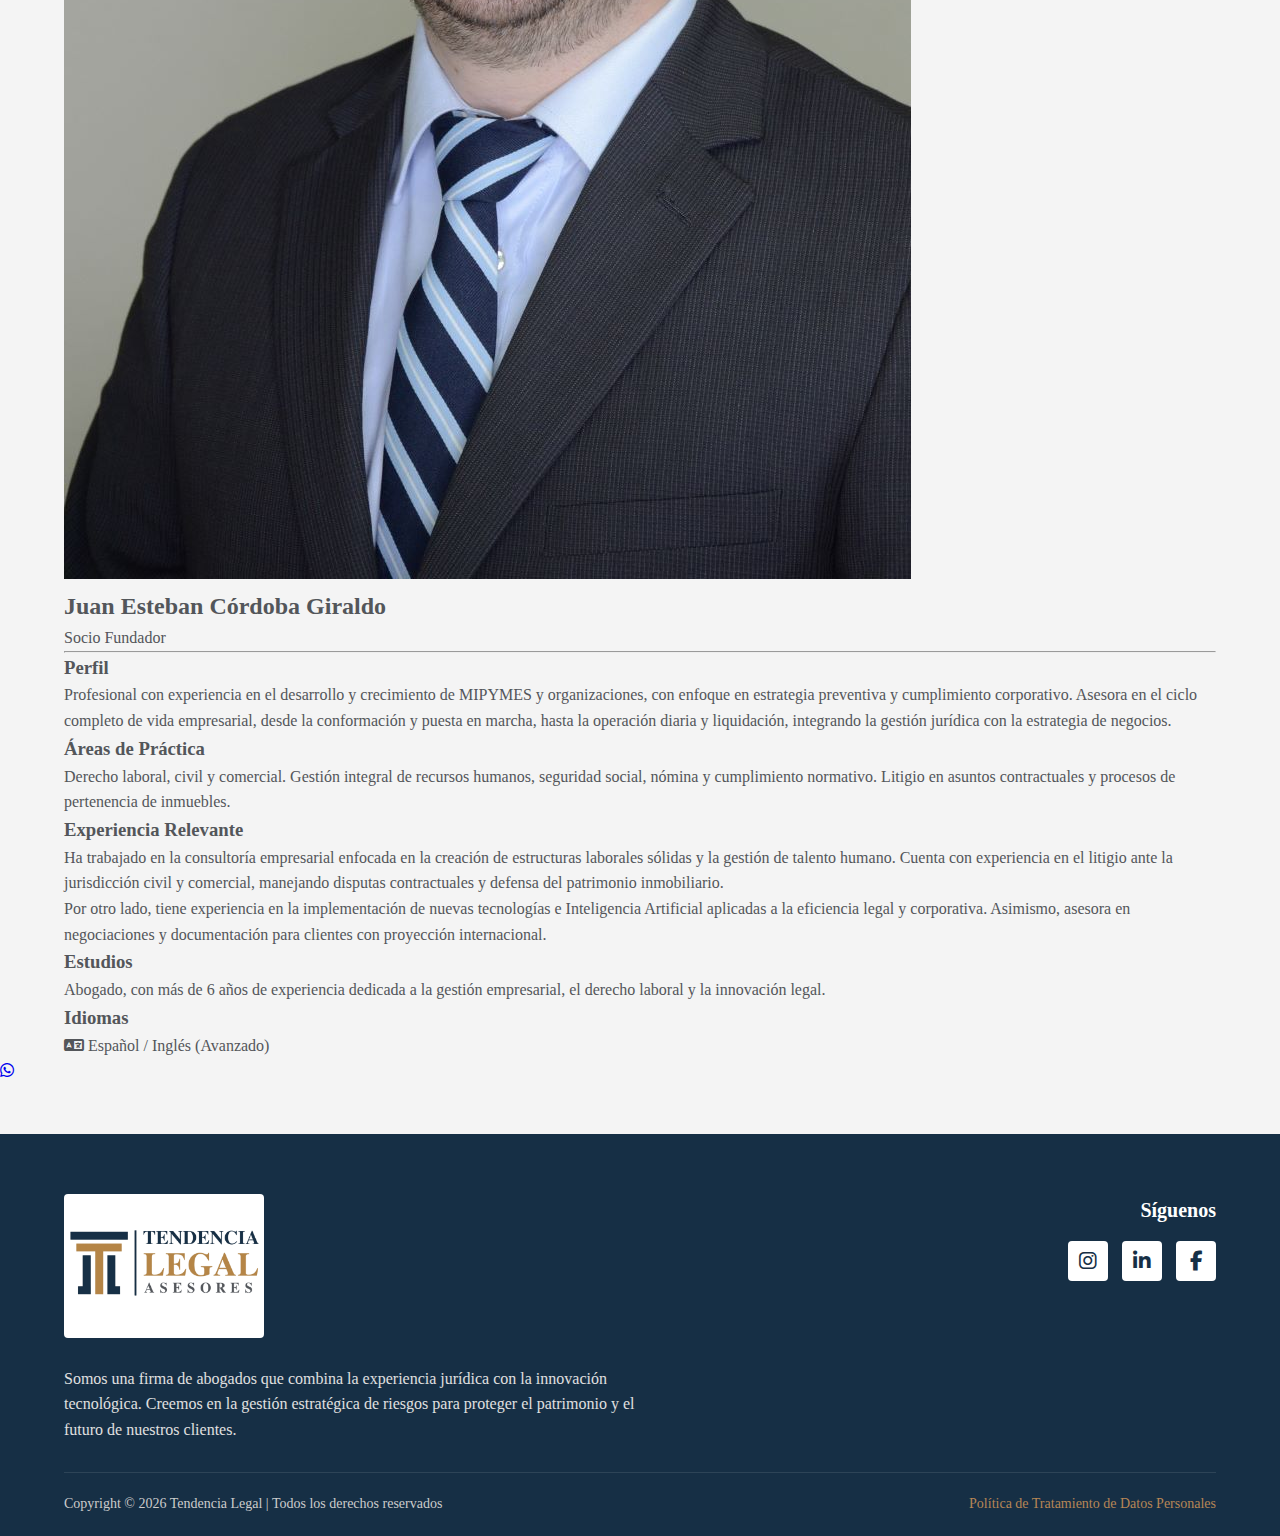
<file: sobre-nosotros.html>
<!DOCTYPE html>
<html lang="es">
<head>
    <meta charset="UTF-8">
    <meta name="viewport" content="width=device-width, initial-scale=1.0">
    <title>Sobre Nosotros | Tendencia Legal</title>
    <link rel="icon" type="image/png" href="pilar.png">
    <link rel="stylesheet" href="styles.css">
    <link rel="stylesheet" href="https://cdnjs.cloudflare.com/ajax/libs/font-awesome/6.4.0/css/all.min.css">
</head>
<body>

    <header>
        <div class="container">
            <div class="logo">
                <a href="index.html"><img src="logo.png" alt="Logo Tendencia Legal"></a>
            </div>
            
            <div class="menu-toggle" onclick="toggleMenu()">
               <i class="fas fa-bars"></i>
            </div>
            <nav>
                <ul>
                    <li><a href="index.html">Inicio</a></li>
                    
                    <li><a href="index.html#areas-practica" class="dropdown-toggle">Áreas y servicios jurídicos</a>
                    <ul class="dropdown-menu">
                        <li><a href="derecho-civil.html">Derecho civil y de familia</a></li>
                        <li><a href="derecho-laboral.html">Derecho laboral</a></li>
                        <li><a href="derecho-comercial.html">Derecho comercial</a></li>
                        <li><a href="derecho-administrativo.html">Derecho estatal y administrativo</a></li>
                    </ul>
                    </li>
                    
                    <li><a href="recursos-humanos.html">Recursos humanos</a></li>
                    <li><a href="sobre-nosotros.html" class="active">Sobre nosotros</a></li>
                    <li><a href="noticias.html">Noticias</a></li>

                    <li>
                        <a href="login.html" style="color: #B68656; font-weight: bold;">
                            <i class="fas fa-lock"></i> Intranet
                        </a>
                    </li>
                </ul>
            </nav>
        </div>
    </header>

    <section class="page-header">
        <div class="container">
            <h1>Nuestro Equipo</h1>
            <p>Liderazgo jurídico con visión humana y estratégica. Conozca a los socios fundadores que impulsan su éxito.</p>
        </div>
    </section>

    <section class="team-section">
        <div class="container">

            <div class="partner-profile">
                <div class="partner-image">
                    <img src="foto-mcc.jpeg" alt="Manuela Correa Cardona">
                </div>
                <div class="partner-info">
                    <h2>Manuela Correa Cardona</h2>
                    <span class="partner-role">Socia Fundadora</span>
                    <hr class="partner-line">

                    <div class="partner-bio">
                        <h3>Perfil</h3>
                        <p>Profesional con conocimientos en estructuración de negocios, responsabilidad civil contractual y extracontractual, responsabilidad fiscal, y contratación pública y privada. Colabora en la elaboración y estructuración de contratos y empresas con operación nacional e internacional. Asimismo, es asesora en materia de derecho industrial e intelectual, colaborando en gestiones relacionadas con el registro de derechos relacionados con los derechos protegidos por la Comunidad Andina.</p>
                        
                        <h3>Áreas de Práctica</h3>
                        <p>Derecho laboral, civil y comercial. Revisión de contratos, elaboración de documentos y gestión de trámites judiciales y administrativos.</p>

                        <h3>Experiencia Relevante</h3>
                        <p>Ha trabajado en firmas de abogados del sector privado en asesoría comercial, gestión de negocios, administración de fondos de inversión y litigio empresarial. Asimismo, ha colaborado en la elaboración de estrategias jurídicas de litigio en controversias ante la justicia ordinaria, los entes de control y la justicia arbitral.</p>
                        <p>Cuenta con experiencia en derecho financiero, relacionado con la estructuración de negocios y encargos financieros, y la defensa de los intereses que se desprende de los derechos del consumidor financiero.</p>
                        <p>Por otro lado, tiene experiencia en la elaboración e implementación de políticas de bases de datos y tratamiento de datos relacionadas con las regulaciones de SAGRILAFT.</p>
                        <p>Finalmente, cuenta con experiencia en el registro y acompañamiento en el reconocimiento de los derechos relacionados con la propiedad industrial e intelectual, tales como el registro de marcas, enseñas comerciales, entre otros.</p>

                        <h3>Estudios</h3>
                        <p>Abogada, con más de 4 años de experiencia en asesoría empresarial y 2 años en experiencia directa como litigante.</p>

                        <h3>Idiomas</h3>
                        <p class="languages"><i class="fas fa-language"></i> Español / Inglés / Francés</p>
                    </div>
                </div>
            </div>

            <hr class="divider-partners">

            <div class="partner-profile reverse-layout">
                <div class="partner-image">
                    <img src="foto-jecg.jpeg" alt="Juan Esteban Córdoba Giraldo">
                </div>
                <div class="partner-info">
                    <h2>Juan Esteban Córdoba Giraldo</h2>
                    <span class="partner-role">Socio Fundador</span>
                    <hr class="partner-line">

                    <div class="partner-bio">
                        <h3>Perfil</h3>
                        <p>Profesional con experiencia en el desarrollo y crecimiento de MIPYMES y organizaciones, con enfoque en estrategia preventiva y cumplimiento corporativo. Asesora en el ciclo completo de vida empresarial, desde la conformación y puesta en marcha, hasta la operación diaria y liquidación, integrando la gestión jurídica con la estrategia de negocios.</p>

                        <h3>Áreas de Práctica</h3>
                        <p>Derecho laboral, civil y comercial. Gestión integral de recursos humanos, seguridad social, nómina y cumplimiento normativo. Litigio en asuntos contractuales y procesos de pertenencia de inmuebles.</p>

                        <h3>Experiencia Relevante</h3>
                        <p>Ha trabajado en la consultoría empresarial enfocada en la creación de estructuras laborales sólidas y la gestión de talento humano. Cuenta con experiencia en el litigio ante la jurisdicción civil y comercial, manejando disputas contractuales y defensa del patrimonio inmobiliario.</p>
                        <p>Por otro lado, tiene experiencia en la implementación de nuevas tecnologías e Inteligencia Artificial aplicadas a la eficiencia legal y corporativa. Asimismo, asesora en negociaciones y documentación para clientes con proyección internacional.</p>

                        <h3>Estudios</h3>
                        <p>Abogado, con más de 6 años de experiencia dedicada a la gestión empresarial, el derecho laboral y la innovación legal.</p>

                        <h3>Idiomas</h3>
                        <p class="languages"><i class="fas fa-language"></i> Español / Inglés (Avanzado)</p>
                    </div>
                </div>
            </div>

        </div>
    </section>
    <a href="https://wa.me/573218310550?text=Hola,%20me%20interesa%20una%20asesoría%20con%20Tendencia%20Legal" class="btn-wsp" target="_blank">
        <i class="fab fa-whatsapp"></i>
    </a>

    <footer>
        <div class="container">
            <div class="footer-content">
                <div class="footer-info">
                    <img src="logo.png" alt="Logo Tendencia Legal" class="footer-logo">
                    <p>
                        Somos una firma de abogados que combina la experiencia jurídica con la innovación tecnológica. 
                        Creemos en la gestión estratégica de riesgos para proteger el patrimonio y el futuro de nuestros clientes.
                    </p>
                </div>
                <div class="footer-social">
                    <h3>Síguenos</h3>
                    <div class="social-icons">
                        <a href="https://www.instagram.com/tendencialegal1?igsh=MWl1eGc2a2phaTg2eA==" target="_blank"><i class="fab fa-instagram"></i></a>
                        <a href="https://www.linkedin.com/company/tendencialegal" target="_blank"><i class="fab fa-linkedin-in"></i></a>
                        <a href="https://www.facebook.com/profile.php?id=61577968206715" target="_blank"><i class="fab fa-facebook-f"></i></a>
                    </div>
                </div>
            </div>
            <hr>
            <div class="footer-bottom">
                <p>Copyright © 2026 Tendencia Legal | Todos los derechos reservados</p>
                <a href="politica-datos.html">Política de Tratamiento de Datos Personales</a>
            </div>
        </div>
    </footer>   

    <script>
        window.addEventListener("scroll", function(){
            var header = document.querySelector("header");
            header.classList.toggle("abajo", window.scrollY > 0);
        });
    </script>
</body>
</html>
</file>
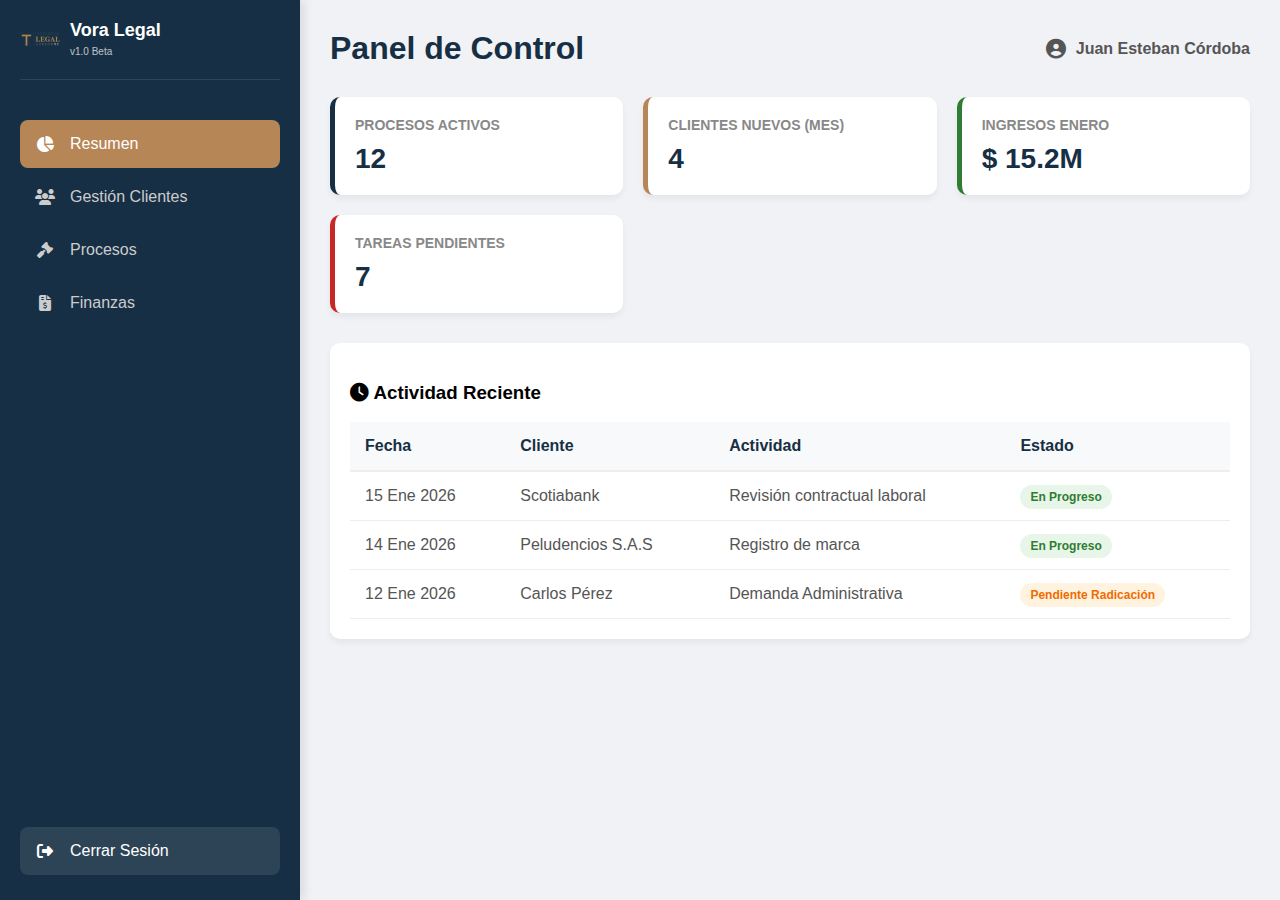
<file: vora-panel.html>
<!DOCTYPE html>
<html lang="es">
<head>
    <meta charset="UTF-8">
    <meta name="viewport" content="width=device-width, initial-scale=1.0">
    <title>Vora Legal SMG | Panel de Control</title>
    <link rel="icon" type="image/png" href="pilar.png">
    <link rel="stylesheet" href="https://cdnjs.cloudflare.com/ajax/libs/font-awesome/6.4.0/css/all.min.css">
    
    <style>
        /* --- ESTILOS EXCLUSIVOS DEL SOFTWARE (VORA) --- */
        body {
            margin: 0;
            font-family: 'Segoe UI', Tahoma, Geneva, Verdana, sans-serif;
            background-color: #f0f2f5;
            display: flex;
            height: 100vh;
            overflow: hidden; /* Evita scroll doble */
        }

        /* BARRA LATERAL (SIDEBAR) */
        .sidebar {
            width: 260px;
            background-color: #162F45; /* Azul Tendencia Legal */
            color: white;
            display: flex;
            flex-direction: column;
            padding: 20px;
            box-shadow: 4px 0 10px rgba(0,0,0,0.1);
        }

        .sidebar-logo {
            display: flex;
            align-items: center;
            gap: 10px;
            margin-bottom: 40px;
            padding-bottom: 20px;
            border-bottom: 1px solid rgba(255,255,255,0.1);
        }

        .sidebar-logo img {
            width: 40px;
        }

        .sidebar-logo h2 {
            font-size: 18px;
            margin: 0;
            color: white;
        }

        .menu-item {
            padding: 15px;
            color: #ccc;
            text-decoration: none;
            display: flex;
            align-items: center;
            gap: 15px;
            border-radius: 8px;
            margin-bottom: 5px;
            transition: all 0.3s;
            cursor: pointer;
        }

        .menu-item:hover, .menu-item.active {
            background-color: #B68656; /* Dorado */
            color: white;
        }

        .menu-item i {
            width: 20px;
            text-align: center;
        }

        .logout-btn {
            margin-top: auto; /* Empuja el botón al final */
            background-color: rgba(255,255,255,0.1);
            color: white;
        }

        .logout-btn:hover {
            background-color: #d9534f;
        }

        /* ÁREA PRINCIPAL */
        .main-content {
            flex: 1;
            padding: 30px;
            overflow-y: auto; /* Scroll solo en el contenido */
        }

        .header {
            display: flex;
            justify-content: space-between;
            align-items: center;
            margin-bottom: 30px;
        }

        .header h1 {
            color: #162F45;
            margin: 0;
        }

        .user-profile {
            display: flex;
            align-items: center;
            gap: 10px;
            font-weight: bold;
            color: #555;
        }

        /* TARJETAS DE MÉTRICAS (KPIs) */
        .kpi-grid {
            display: grid;
            grid-template-columns: repeat(auto-fit, minmax(240px, 1fr));
            gap: 20px;
            margin-bottom: 30px;
        }

        .kpi-card {
            background: white;
            padding: 20px;
            border-radius: 10px;
            box-shadow: 0 4px 6px rgba(0,0,0,0.05);
            border-left: 5px solid #162F45;
        }

        .kpi-card h3 {
            margin: 0 0 10px 0;
            font-size: 14px;
            color: #888;
            text-transform: uppercase;
        }

        .kpi-card .number {
            font-size: 28px;
            font-weight: bold;
            color: #162F45;
        }

        /* TABLAS DE DATOS */
        .data-table-container {
            background: white;
            padding: 20px;
            border-radius: 10px;
            box-shadow: 0 4px 6px rgba(0,0,0,0.05);
        }

        table {
            width: 100%;
            border-collapse: collapse;
            margin-top: 10px;
        }

        th {
            text-align: left;
            padding: 15px;
            background-color: #f8f9fa;
            color: #162F45;
            border-bottom: 2px solid #eee;
        }

        td {
            padding: 15px;
            border-bottom: 1px solid #eee;
            color: #555;
        }

        .status {
            padding: 5px 10px;
            border-radius: 20px;
            font-size: 12px;
            font-weight: bold;
        }

        .status.active { background-color: #e8f5e9; color: #2e7d32; } /* Verde */
        .status.pending { background-color: #fff3e0; color: #ef6c00; } /* Naranja */
        .status.closed { background-color: #ffebee; color: #c62828; } /* Rojo */

        /* OCULTAR/MOSTRAR SECCIONES */
        .section-view {
            display: none; /* Oculto por defecto */
            animation: fadeIn 0.3s;
        }

        .section-view.active-view {
            display: block; /* Solo mostramos el activo */
        }

        @keyframes fadeIn {
            from { opacity: 0; transform: translateY(10px); }
            to { opacity: 1; transform: translateY(0); }
        }

        /* BOTONES DE ACCIÓN */
        .btn-action {
            background-color: #162F45;
            color: white;
            border: none;
            padding: 8px 15px;
            border-radius: 5px;
            cursor: pointer;
            font-size: 14px;
        }
        
        .btn-action:hover {
            background-color: #B68656;
        }

    </style>
</head>
<body>

    <div class="sidebar">
        <div class="sidebar-logo">
            <img src="logo.png" alt="Vora Legal">
            <div>
                <h2>Vora Legal</h2>
                <span style="font-size: 10px; opacity: 0.7;">v1.0 Beta</span>
            </div>
        </div>

        <div class="menu-item active" onclick="showSection('dashboard', this)">
            <i class="fas fa-chart-pie"></i> Resumen
        </div>
        <div class="menu-item" onclick="showSection('clientes', this)">
            <i class="fas fa-users"></i> Gestión Clientes
        </div>
        <div class="menu-item" onclick="showSection('procesos', this)">
            <i class="fas fa-gavel"></i> Procesos
        </div>
        <div class="menu-item" onclick="showSection('finanzas', this)">
            <i class="fas fa-file-invoice-dollar"></i> Finanzas
        </div>

        <a href="index.html" class="menu-item logout-btn">
            <i class="fas fa-sign-out-alt"></i> Cerrar Sesión
        </a>
    </div>

    <div class="main-content">
        
        <div class="header">
            <h1 id="page-title">Panel de Control</h1>
            <div class="user-profile">
                <i class="fas fa-user-circle fa-lg"></i>
                <span>Juan Esteban Córdoba</span>
            </div>
        </div>

        <div id="dashboard" class="section-view active-view">
            <div class="kpi-grid">
                <div class="kpi-card">
                    <h3>Procesos Activos</h3>
                    <div class="number">12</div>
                </div>
                <div class="kpi-card" style="border-color: #B68656;">
                    <h3>Clientes Nuevos (Mes)</h3>
                    <div class="number">4</div>
                </div>
                <div class="kpi-card" style="border-color: #2e7d32;">
                    <h3>Ingresos Enero</h3>
                    <div class="number">$ 15.2M</div>
                </div>
                <div class="kpi-card" style="border-color: #c62828;">
                    <h3>Tareas Pendientes</h3>
                    <div class="number">7</div>
                </div>
            </div>

            <div class="data-table-container">
                <h3><i class="fas fa-clock"></i> Actividad Reciente</h3>
                <table>
                    <thead>
                        <tr>
                            <th>Fecha</th>
                            <th>Cliente</th>
                            <th>Actividad</th>
                            <th>Estado</th>
                        </tr>
                    </thead>
                    <tbody>
                        <tr>
                            <td>15 Ene 2026</td>
                            <td>Scotiabank</td>
                            <td>Revisión contractual laboral</td>
                            <td><span class="status active">En Progreso</span></td>
                        </tr>
                        <tr>
                            <td>14 Ene 2026</td>
                            <td>Peludencios S.A.S</td>
                            <td>Registro de marca</td>
                            <td><span class="status active">En Progreso</span></td>
                        </tr>
                        <tr>
                            <td>12 Ene 2026</td>
                            <td>Carlos Pérez</td>
                            <td>Demanda Administrativa</td>
                            <td><span class="status pending">Pendiente Radicación</span></td>
                        </tr>
                    </tbody>
                </table>
            </div>
        </div>

        <div id="clientes" class="section-view">
            <div class="data-table-container">
                <div style="display:flex; justify-content:space-between; align-items:center;">
                    <h3>Base de Datos de Clientes</h3>
                    <button class="btn-action">+ Nuevo Cliente</button>
                </div>
                <table>
                    <thead>
                        <tr>
                            <th>Nombre / Empresa</th>
                            <th>Contacto</th>
                            <th>Teléfono</th>
                            <th>Tipo</th>
                            <th>Acciones</th>
                        </tr>
                    </thead>
                    <tbody>
                        <tr>
                            <td><strong>Peludencios S.A.S</strong></td>
                            <td>Juan José (Ops)</td>
                            <td>300 123 4567</td>
                            <td>Corporativo</td>
                            <td><i class="fas fa-edit" style="cursor:pointer;"></i></td>
                        </tr>
                        <tr>
                            <td><strong>Martina López</strong></td>
                            <td>Martina López</td>
                            <td>310 987 6543</td>
                            <td>Persona Natural</td>
                            <td><i class="fas fa-edit" style="cursor:pointer;"></i></td>
                        </tr>
                        <tr>
                            <td><strong>Transportes del Norte</strong></td>
                            <td>Gerencia RRHH</td>
                            <td>320 555 1122</td>
                            <td>Corporativo</td>
                            <td><i class="fas fa-edit" style="cursor:pointer;"></i></td>
                        </tr>
                    </tbody>
                </table>
            </div>
        </div>

        <div id="procesos" class="section-view">
            <div class="data-table-container">
                <div style="display:flex; justify-content:space-between; align-items:center;">
                    <h3>Gestión de Procesos y Casos</h3>
                    <button class="btn-action">+ Nuevo Caso</button>
                </div>
                <table>
                    <thead>
                        <tr>
                            <th>Radicado / ID</th>
                            <th>Cliente</th>
                            <th>Asunto</th>
                            <th>Etapa</th>
                            <th>Responsable</th>
                        </tr>
                    </thead>
                    <tbody>
                        <tr>
                            <td>TL-2026-001</td>
                            <td>Peludencios S.A.S</td>
                            <td>Constitución de Sociedad</td>
                            <td><span class="status closed">Finalizado</span></td>
                            <td>Juan Esteban C.</td>
                        </tr>
                        <tr>
                            <td>TL-2026-005</td>
                            <td>Scotiabank</td>
                            <td>Auditoría Laboral</td>
                            <td><span class="status active">Ejecución</span></td>
                            <td>Juan Esteban C.</td>
                        </tr>
                        <tr>
                            <td>CIV-092-22</td>
                            <td>Familia Ramírez</td>
                            <td>Sucesión Intestada</td>
                            <td><span class="status pending">Esperando Fallo</span></td>
                            <td>Manuela Correa</td>
                        </tr>
                    </tbody>
                </table>
            </div>
        </div>

        <div id="finanzas" class="section-view">
            <div class="kpi-grid">
                <div class="kpi-card" style="border-left: 5px solid #2e7d32;">
                    <h3>Facturado este mes</h3>
                    <div class="number">$ 15,200,000</div>
                </div>
                <div class="kpi-card" style="border-left: 5px solid #c62828;">
                    <h3>Gastos Operativos</h3>
                    <div class="number">$ 4,500,000</div>
                </div>
                <div class="kpi-card" style="border-left: 5px solid #B68656;">
                    <h3>Utilidad Neta</h3>
                    <div class="number">$ 10,700,000</div>
                </div>
            </div>
            
            <div class="data-table-container">
                <h3>Facturas Pendientes de Cobro</h3>
                <table>
                    <thead>
                        <tr>
                            <th># Factura</th>
                            <th>Cliente</th>
                            <th>Vencimiento</th>
                            <th>Valor</th>
                            <th>Estado</th>
                        </tr>
                    </thead>
                    <tbody>
                        <tr>
                            <td>FAC-055</td>
                            <td>Transportes del Norte</td>
                            <td>30 Ene 2026</td>
                            <td>$ 2,500,000</td>
                            <td><span class="status pending">Pendiente</span></td>
                        </tr>
                        <tr>
                            <td>FAC-056</td>
                            <td>Carlos Pérez</td>
                            <td>15 Feb 2026</td>
                            <td>$ 1,200,000</td>
                            <td><span class="status pending">Pendiente</span></td>
                        </tr>
                    </tbody>
                </table>
            </div>
        </div>

    </div>

    <script>
        function showSection(sectionId, element) {
            // 1. Ocultar todas las secciones
            const sections = document.querySelectorAll('.section-view');
            sections.forEach(section => {
                section.classList.remove('active-view');
            });

            // 2. Mostrar la sección seleccionada
            document.getElementById(sectionId).classList.add('active-view');

            // 3. Actualizar el título de la página
            const titles = {
                'dashboard': 'Panel de Control',
                'clientes': 'Gestión de Clientes',
                'procesos': 'Procesos Jurídicos',
                'finanzas': 'Gestión Financiera'
            };
            document.getElementById('page-title').innerText = titles[sectionId];

            // 4. Actualizar el botón activo en el menú (si se hizo clic en uno)
            if (element) {
                const menuItems = document.querySelectorAll('.menu-item');
                menuItems.forEach(item => {
                    item.classList.remove('active');
                });
                element.classList.add('active');
            }
        }
    </script>

</body>
</html>
</file>
<file: styles.css>
/* RESET BÁSICO (Para que se vea igual en todos los navegadores) */
* {
    margin: 0;
    padding: 0;
    box-sizing: border-box;
}

/* FUENTES Y COLORES GLOBALES */
body {
    font-family: 'Times New Roman', Times, serif; /* Tu fuente solicitada */
    background-color: #f4f4f4; /* Un fondo gris muy claro para no cansar la vista */
    color: #53565A; /* Tu GRIS para el texto general */
    line-height: 1.6;
}

.container {
    width: 90%;
    max-width: 1200px;
    margin: auto;
    overflow: visible;
}

/* ESTILOS DEL ENCABEZADO (HEADER) */
/* ESTILOS DEL ENCABEZADO (HEADER) - Versión Fondo Blanco */
/* ESTILOS DEL ENCABEZADO (HEADER) - Versión Logo "Flotante" */
header {
    background: #ffffff;
    height: 120px; /* FIJAMOS la altura. La franja blanca NO crecerá más que esto. */
    border-bottom: 3px solid #B68656;
    position: relative; /* IMPORTANTE: Esto define el límite para el logo */
    z-index: 100; /* Asegura que el menú esté por encima del resto de la página */
}

.container {
    width: 90%;
    max-width: 1200px;
    margin: auto;
    position: relative; /* Necesario para anclar los elementos dentro */
    height: 100%; /* El contenedor usa toda la altura del header */
}

/* EL LOGO REBELDE */
/* --- ESTILOS DEL ENCABEZADO (HEADER FIJO Y EFECTO VIDRIO) --- */
/* --- ESTILOS DEL ENCABEZADO (HEADER FIJO Y EFECTO VIDRIO) --- */
header {
    position: fixed; /* Se queda pegado al techo */
    top: 0;
    left: 0;
    width: 100%;
    height: 110px; /* Altura inicial generosa */
    transition: 0.6s; /* Transición suave */
    z-index: 10000;
    background: #ffffff; /* Fondo blanco sólido inicial */
}

/* AQUÍ ESTABA EL ERROR: La organización debe ser dentro del container */
header .container {
    display: flex; /* ¡Esto pone al Logo y al Menú en la misma línea! */
    justify-content: space-between; /* Uno a la izquierda, otro a la derecha */
    align-items: center; /* Centrados verticalmente */
    height: 100%; /* Usa toda la altura del header */
    position: relative;
}

/* --- CLASE "ABAJO": SE ACTIVA AL HACER SCROLL --- */
header.abajo {
    background: rgba(255, 255, 255, 0.85); /* Blanco semitransparente */
    backdrop-filter: blur(10px); /* Efecto vidrio esmerilado */
    border-bottom: 1px solid rgba(182, 134, 86, 0.3);
    box-shadow: 0 5px 15px rgba(0,0,0,0.1);
}

/* Ajustes del Logo */
header .logo img {
    height: 90px; /* Tamaño grande inicial */
    transition: 0.6s;
    display: block; /* Asegura que se comporte bien */
}

/* Cuando bajamos, el logo se encoge */

/* Ajustes del Menú de Navegación */
header nav ul {
    display: flex; /* Pone los botones en fila horizontal */
    list-style: none;
    margin: 0;
    padding: 0;
}

header nav ul li {
    position: relative;
    margin-left: 30px; /* Espacio entre cada botón */
}

header nav ul li a {
    color: #162F45; /* Azul oscuro corporativo */
    text-decoration: none;
    font-weight: bold;
    font-size: 16px;
    text-transform: uppercase;
    transition: 0.3s;
}

header nav ul li a:hover {
    color: #B68656; /* Dorado al pasar mouse */
}

/* --- CORRECCIÓN PARA SEPARAR SOLO NOTICIAS --- */
/* El símbolo '>' asegura que solo afecte al menú principal y no al desplegable */
header nav > ul > li:last-child {
    margin-left: 60px; 
    padding-left: 20px; 
    border-left: 1px solid #ccc; 
}

/* Ajuste para que el cuerpo de la página no se esconda detrás del header */
body {
    padding-top: 110px; 
}
/* --- AJUSTE PARA QUE EL HEADER NO TAPE EL CONTENIDO --- */
/* Como el header ahora es "Fixed" (flotante), necesitamos empujar el resto de la página hacia abajo */
body {
    padding-top: 100px; /* Mismo tamaño que la altura del header */
}

/* ESTILOS DE LA SECCIÓN HERO (PRINCIPAL) */
.hero {
    background-color: #162F45; /* Fondo AZUL */
    color: #fff;
    text-align: center;
    padding: 100px 0; /* Espacio arriba y abajo */
}

.hero h1 {
    font-size: 50px;
    margin-bottom: 20px;
    color: #B68656; /* Título en DORADO */
}

.hero p {
    font-size: 20px;
    margin-bottom: 30px;
    color: #f4f4f4;
}

/* BOTÓN PERSONALIZADO */
.btn-primary {
    display: inline-block;
    background: #B68656; /* Fondo DORADO */
    color: #fff;
    padding: 12px 30px;
    border: none;
    text-decoration: none;
    font-size: 18px;
    transition: background 0.3s; /* Efecto suave al pasar el mouse */
}

.btn-primary:hover {
    background: #a07246; /* Un dorado un poco más oscuro al pasar el mouse */
}

/* SECCIÓN SERVICIOS */
.services {
    padding: 50px 0;
    text-align: center;
}

.services h2 {
    color: #162F45; /* Títulos en AZUL */
    margin-bottom: 40px;
    font-size: 35px;
    text-transform: uppercase;
}

.service-grid {
    display: flex; /* Esto organiza las cajas en fila */
    justify-content: space-between;
    gap: 20px;
}

.card {
    background: white;
    padding: 20px;
    border: 1px solid #ddd;
    border-top: 5px solid #B68656; /* Detalle DORADO arriba de cada tarjeta */
    flex: 1;
}
/* --- ESTILOS DEL MENÚ DESPLEGABLE (DROPDOWN) --- */

/* 1. Preparamos el contenedor padre */
header nav ul li {
    position: relative; /* Esto es vital: le dice al submenú que se ancle a este botón */
}

/* 2. Estilo inicial del submenú (Oculto) */
.dropdown-menu {
    display: none; /* Aquí está el truco: por defecto NO se ve */
    position: absolute; /* Flota sobre el contenido */
    background-color: #ffffff; /* Fondo blanco */
    top: 100%; /* Se ubica justo debajo del botón principal */
    left: 0;
    min-width: 250px; /* Ancho suficiente para textos largos como "Derecho estatal..." */
    box-shadow: 0px 8px 16px 0px rgba(0,0,0,0.2); /* Sombrita elegante */
    z-index: 1000; /* Asegura que flote por encima de todo */
    padding: 0; /* Sin relleno extra */
    border-top: 3px solid #B68656; /* Detalle DORADO en el borde superior */
}

/* 3. ¡La Acción! Mostrar el menú al pasar el mouse */
header nav ul li:hover .dropdown-menu {
    display: block; /* Cuando tocas el padre, el hijo aparece */
}

/* 4. Estilo de los enlaces DENTRO del submenú */
.dropdown-menu li {
    display: block; /* Uno debajo del otro */
    width: 100%;
    margin: 0;
    padding: 0; /* Quitamos el padding lateral que tenían los items del header */
    border-bottom: 1px solid #eee; /* Línea separadora sutil */
}

.dropdown-menu li a {
    display: block;
    padding: 12px 20px; /* Espacio cómodo para hacer clic */
    text-transform: none; /* Quitamos mayúsculas sostenidas para que sea más legible */
    font-size: 15px; /* Un poco más pequeño que el menú principal */
    color: #53565A; /* Gris oscuro */
    text-align: left; /* Alineado a la izquierda */
}

.dropdown-menu li a:hover {
    background-color: #f9f9f9; /* Fondo gris claro al pasar el mouse */
    color: #B68656; /* Texto dorado */
}

/* --- ESTILOS DEL PIE DE PÁGINA (FOOTER) --- */
footer {
    background-color: #162F45; /* Tu AZUL oscuro corporativo */
    color: #ffffff;
    padding: 60px 0 20px 0; /* Espacio arriba y abajo */
    margin-top: 50px; /* Separación de la sección anterior */
}

/* Distribución del contenido (Izquierda texto - Derecha redes) */
.footer-content {
    display: flex;
    justify-content: space-between;
    align-items: flex-start;
    flex-wrap: wrap; /* Para que se adapte en celulares */
    gap: 40px;
    margin-bottom: 30px;
}

/* Estilos Columna Izquierda (Texto) */
.footer-info {
    flex: 1; /* Ocupa el espacio disponible */
    max-width: 600px; /* Que no se estire demasiado */
}

.footer-info h3 {
    font-size: 24px;
    margin-bottom: 15px;
    text-transform: uppercase;
    letter-spacing: 1px;
}

.footer-info p {
    font-size: 16px;
    line-height: 1.6;
    color: #e0e0e0; /* Un blanco suave para no cansar la vista */
}

/* Estilos Columna Derecha (Redes Sociales) */
.footer-social {
    text-align: right; /* Alineamos todo a la derecha como en la foto */
}

.footer-social h3 {
    font-size: 20px;
    margin-bottom: 15px;
}

/* LOS BOTONES DE REDES SOCIALES (Cuadraditos blancos) */
.social-icons a {
    display: inline-flex; /* Centra el icono perfectamente */
    justify-content: center;
    align-items: center;
    width: 40px; /* Tamaño del cuadrado */
    height: 40px;
    background-color: #ffffff; /* Fondo BLANCO */
    color: #162F45; /* Icono AZUL */
    border-radius: 4px; /* Bordes ligeramente redondeados */
    margin-left: 10px; /* Espacio entre cuadritos */
    font-size: 20px;
    text-decoration: none;
    transition: 0.3s;
}

/* Efecto al pasar el mouse por las redes */
.social-icons a:hover {
    background-color: #B68656; /* Se vuelve DORADO */
    color: #ffffff; /* Icono blanco */
}

/* Línea divisoria sutil */
footer hr {
    border: 0;
    border-top: 1px solid rgba(255,255,255,0.1); /* Línea muy finita y transparente */
    margin: 20px 0;
}

/* PARTE INFERIOR (Copyright) */
.footer-bottom {
    display: flex;
    justify-content: space-between; /* Uno a cada extremo */
    align-items: center;
    font-size: 14px;
    flex-wrap: wrap;
}

.footer-bottom p {
    color: #ccc;
}

.footer-bottom a {
    color: #B68656; /* El enlace de Política en DORADO/COBRIZO para destacar */
    text-decoration: none;
    transition: 0.3s;
}

.footer-bottom a:hover {
    text-decoration: underline;
}

/* Ajuste para celulares (Responsive) */
@media (max-width: 768px) {
    .footer-content, .footer-bottom {
        flex-direction: column;
        text-align: center;
    }
    .footer-social {
        text-align: center;
        width: 100%;
    }
    .social-icons a {
        margin: 0 5px; /* En celular, márgenes a ambos lados */
    }
    .footer-bottom p {
        margin-bottom: 10px;
    }
}
/* --- ESTILO DEL LOGO EN EL FOOTER (Ajustado) --- */
.footer-logo {
    width: 200px; /* Mantenemos el tamaño del logo */
    background-color: #ffffff;
    
    /* EL CAMBIO CLAVE: */
    padding: 4px; /* Antes tenía 10px/15px. Ahora es mínimo, solo para que se lea. */
    
    border-radius: 4px;
    margin-bottom: 20px;
    display: inline-block;

}
/* --- ESTILOS PARA PÁGINAS INTERNAS (ÁREAS DE PRÁCTICA) --- */

/* 1. Encabezado de la sección (Título grande) */
.page-header {
    background-color: #f4f4f4; /* Fondo gris muy claro */
    padding: 60px 0 40px 0;
    text-align: left; /* Alineado a la izquierda como en la foto */
    border-bottom: 1px solid #ddd;
}

.page-header h1 {
    color: #162F45; /* Azul Corporativo */
    font-size: 42px;
    /* Fuente con remates para elegancia */
    font-family: 'Times New Roman', Times, serif;
    position: relative;
}
/* --- LA LÍNEA DORADA BAJO EL TÍTULO --- */
/* ::after significa "crea algo justo después del contenido del h1" */
.page-header h1::after {
    content: ""; /* Necesario para que el elemento exista */
    display: block; /* Hace que ocupe su propia línea debajo del texto */
    width: 100%; /* EL LARGO: Cámbialo si la quieres más larga o corta */
    height: 4px; /* EL GROSOR: Qué tan gruesa es la línea */
    background-color: #B68656; /* Tu color DORADO exacto */
    margin-top: 15px; /* Espacio entre el texto y la línea */
    margin-bottom: 25px; /* Espacio entre la línea y el párrafo de abajo */
}

.page-header p {
    font-size: 18px;
    color: #53565A;
    max-width: 800px;
}

/* 2. La Grilla de Botones/Servicios */
.services-list-section {
    padding: 50px 0;
    background-color: #fff; /* Fondo blanco general */
}

.services-grid {
    display: grid;
    /* Esto crea 3 columnas automáticas */
    grid-template-columns: repeat(3, 1fr); 
    gap: 20px; /* Espacio entre cuadros */
}

/* 3. Diseño de cada Cuadro/Botón */
.service-item {
    background: #ffffff;
    border: 1px solid #e0e0e0; /* Borde gris suave */
    border-radius: 8px; /* Bordes redondeados */
    padding: 25px 20px;
    font-size: 18px;
    color: #162F45; /* Texto Azul */
    font-weight: bold;
    box-shadow: 0 2px 5px rgba(0,0,0,0.05); /* Sombra muy sutil */
    transition: 0.3s; /* Para efecto al pasar el mouse */
    display: flex;
    align-items: center; /* Centrar texto verticalmente si ocupa 2 líneas */
    min-height: 80px; /* Altura mínima para uniformidad */
}

/* Efecto al pasar el mouse por encima de un servicio */
.service-item:hover {
    border-color: #B68656; /* Borde Dorado */
    color: #B68656; /* Texto Dorado */
    background-color: #fffaf5; /* Fondo dorado muy pálido */
    transform: translateY(-3px); /* Se levanta un poquito */
    cursor: pointer;
}

/* RESPONSIVE: En celulares, que sea 1 sola columna */
@media (max-width: 768px) {
    .services-grid {
        grid-template-columns: 1fr; /* Una columna */
    }
}
</file>
